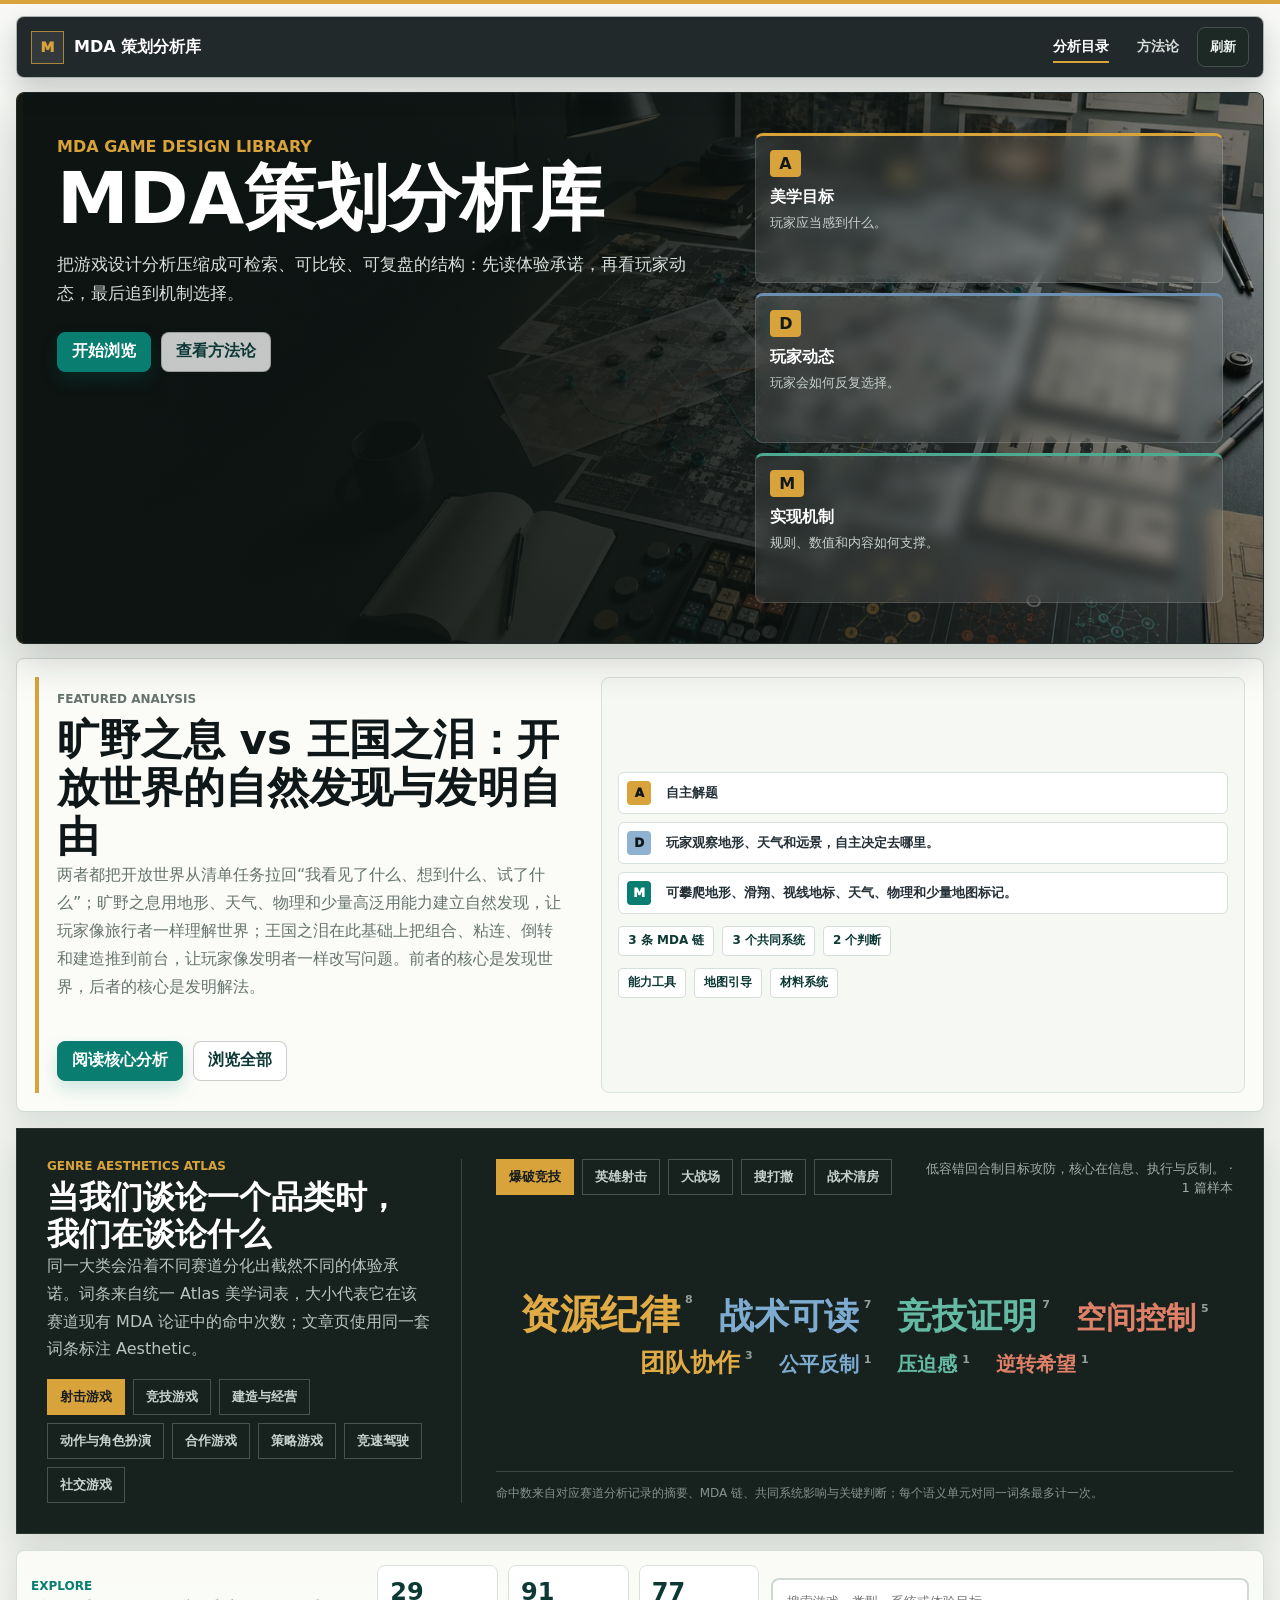
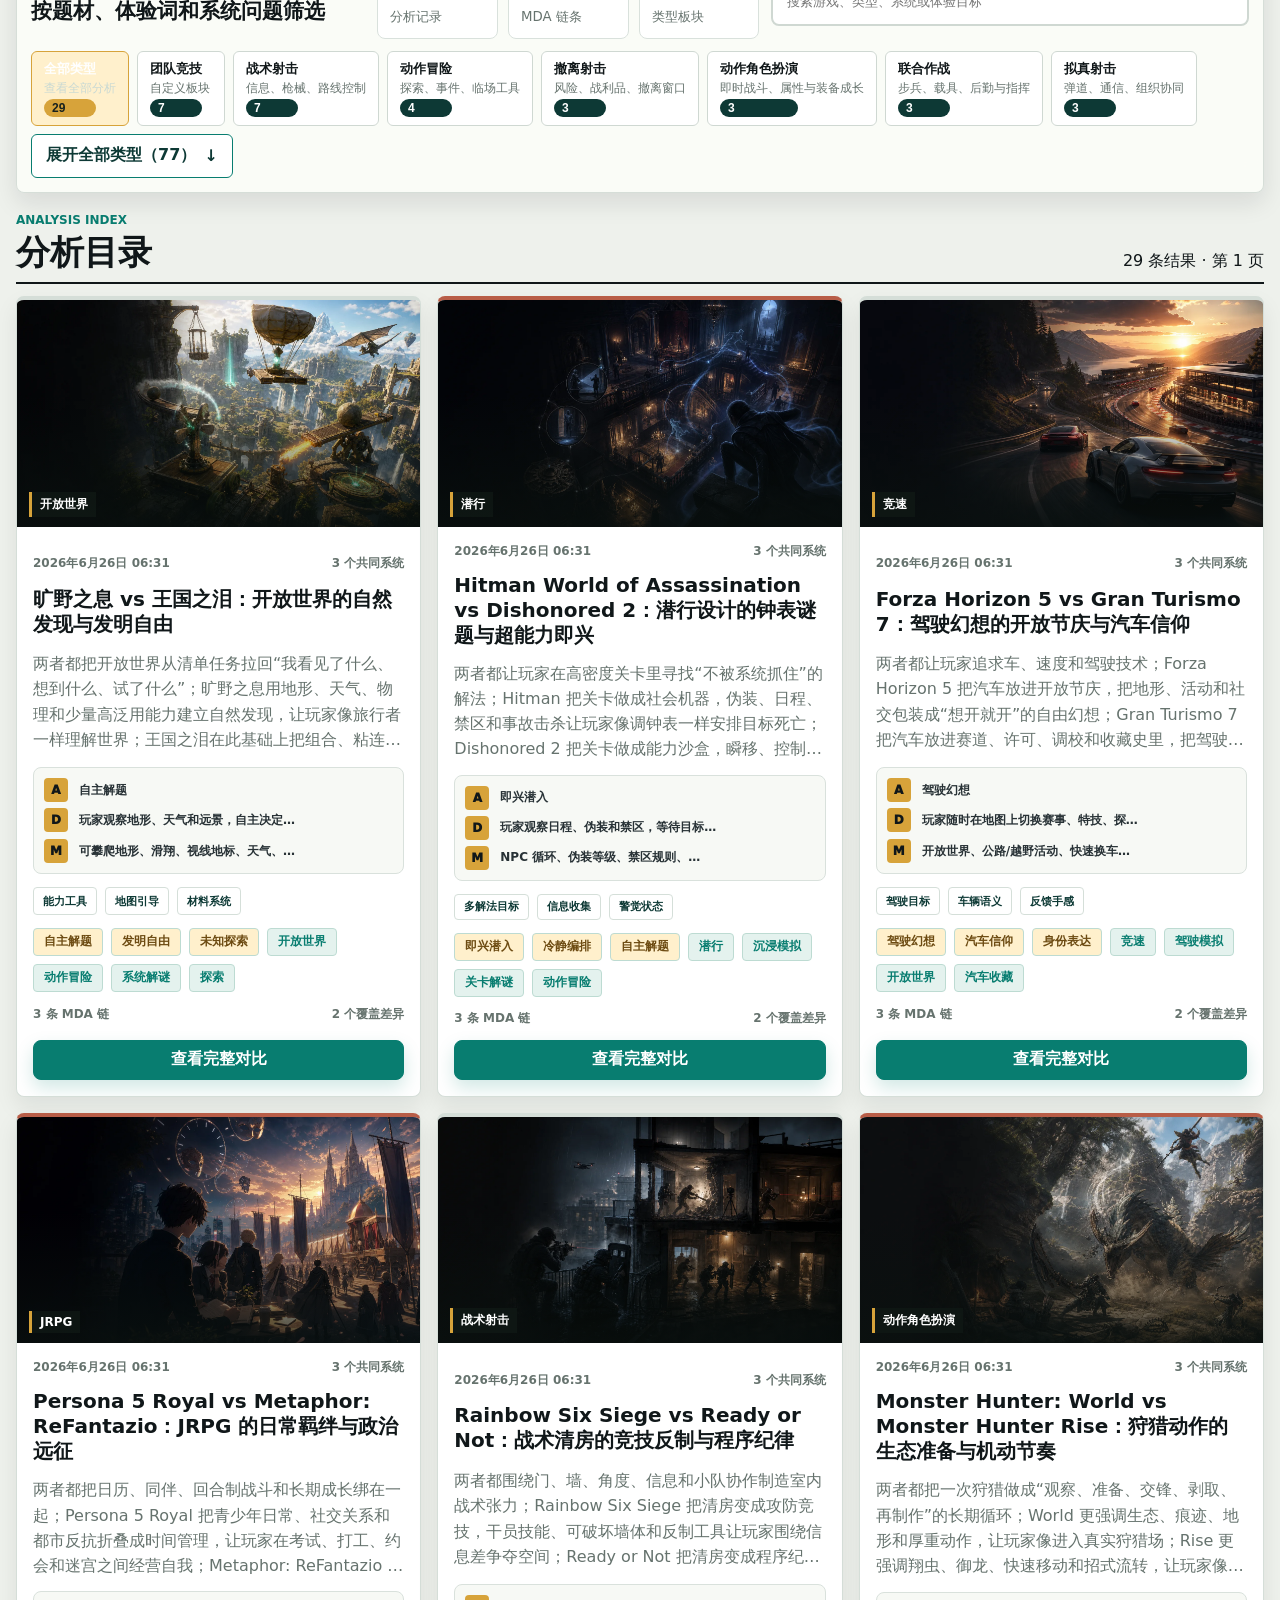
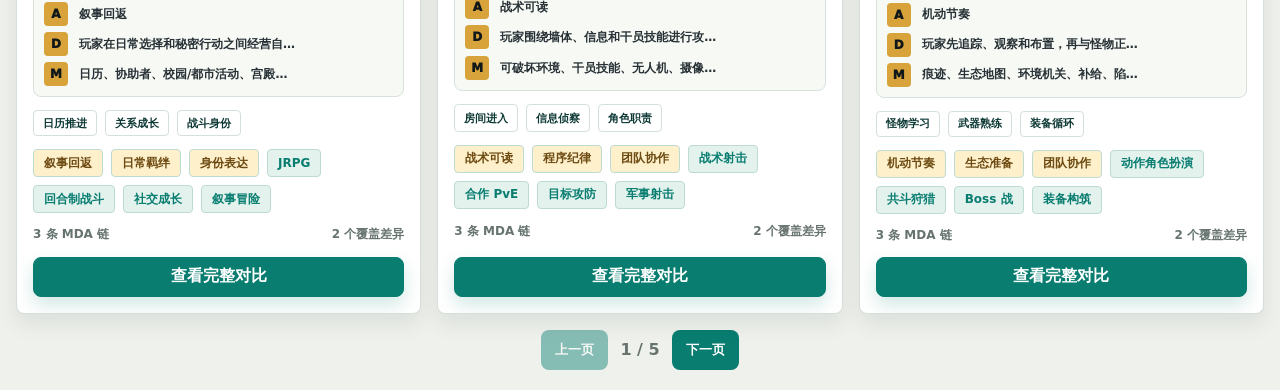
<file: index.html>
<!doctype html>
<html lang="zh-CN">
  <head>
    <meta charset="utf-8" />
    <meta name="viewport" content="width=device-width, initial-scale=1" />
    <title>游戏 MDA 策划分析库</title>
    <link rel="stylesheet" href="./styles.css?v=20260626-redesign-1" />
  </head>
  <body data-page="index">
    <main class="page-shell">
      <header class="topbar">
        <a class="brand" href="./index.html">MDA 策划分析库</a>
        <div class="topbar-actions">
          <nav class="primary-nav" aria-label="主导航">
            <a class="nav-link active" href="./index.html" aria-current="page">分析目录</a>
            <a class="nav-link" href="./methodology.html">方法论</a>
          </nav>
          <button id="refreshButton" type="button">刷新</button>
        </div>
      </header>

      <section class="home-hero">
        <div>
          <p class="eyebrow">MDA Game Design Library</p>
          <h1>MDA策划分析库</h1>
          <p>
            把游戏设计分析压缩成可检索、可比较、可复盘的结构：先读体验承诺，再看玩家动态，最后追到机制选择。
          </p>
          <div class="hero-actions">
            <a class="primary-link" href="#analysisIndex">开始浏览</a>
            <a class="secondary-link" href="./methodology.html">查看方法论</a>
          </div>
        </div>
        <div class="method-strip" aria-label="MDA 方法论">
          <article>
            <span>A</span>
            <strong>美学目标</strong>
            <p>玩家应当感到什么。</p>
          </article>
          <article>
            <span>D</span>
            <strong>玩家动态</strong>
            <p>玩家会如何反复选择。</p>
          </article>
          <article>
            <span>M</span>
            <strong>实现机制</strong>
            <p>规则、数值和内容如何支撑。</p>
          </article>
        </div>
      </section>

      <section class="featured-analysis" id="featuredAnalysis" aria-label="精选分析"></section>

      <section class="genre-cloud-section" aria-labelledby="genreCloudTitle">
        <div class="genre-cloud-intro">
          <p class="eyebrow">Genre Aesthetics Atlas</p>
          <h2 id="genreCloudTitle">当我们谈论一个品类时，我们在谈论什么</h2>
          <p>同一大类会沿着不同赛道分化出截然不同的体验承诺。词条来自统一 Atlas 美学词表，大小代表它在该赛道现有 MDA 论证中的命中次数；文章页使用同一套词条标注 Aesthetic。</p>
          <div class="cloud-category-tabs" id="cloudCategoryTabs" aria-label="游戏大类"></div>
        </div>
        <div class="genre-cloud-view">
          <div class="cloud-view-head">
            <div class="cloud-track-tabs" id="cloudTrackTabs" aria-label="细分赛道"></div>
            <p id="cloudSampleHint"></p>
          </div>
          <div class="aesthetic-cloud" id="aestheticCloud" aria-live="polite"></div>
          <p class="cloud-method" id="cloudMethod"></p>
        </div>
      </section>

      <section class="library-toolbar" aria-label="分析库工具">
        <div class="toolbar-copy">
          <p class="eyebrow">Explore</p>
          <h2>按题材、体验词和系统问题筛选</h2>
        </div>
        <div class="stats-strip">
          <div><span id="totalCount">0</span><small>分析记录</small></div>
          <div><span id="chainCount">0</span><small>MDA 链条</small></div>
          <div><span id="genreCount">0</span><small>类型板块</small></div>
        </div>
        <div class="search-row">
          <input id="searchInput" type="search" placeholder="搜索游戏、类型、系统或体验目标" autocomplete="off" />
        </div>
        <div class="genre-chips" id="genreList" aria-label="类型筛选"></div>
      </section>

      <section class="section-heading" id="analysisIndex">
        <div>
          <p class="eyebrow">Analysis Index</p>
          <h2>分析目录</h2>
        </div>
        <div class="result-meta">
          <p id="resultHint">按类型筛选或直接进入详情页。</p>
          <button id="clearCloudFilter" type="button" hidden>清除词条筛选</button>
        </div>
      </section>

      <section class="record-cards" id="recordCards" aria-label="分析记录"></section>
      <nav class="pagination" id="pagination" aria-label="分页"></nav>
    </main>

    <template id="emptyTemplate">
      <article class="empty-state">
        <h2>暂无匹配记录</h2>
        <p>换一个类型或搜索词；新分析同步后会自动进入这里。</p>
      </article>
    </template>

    <script src="./app.js?v=20260626-redesign-1"></script>
  </body>
</html>
</file>
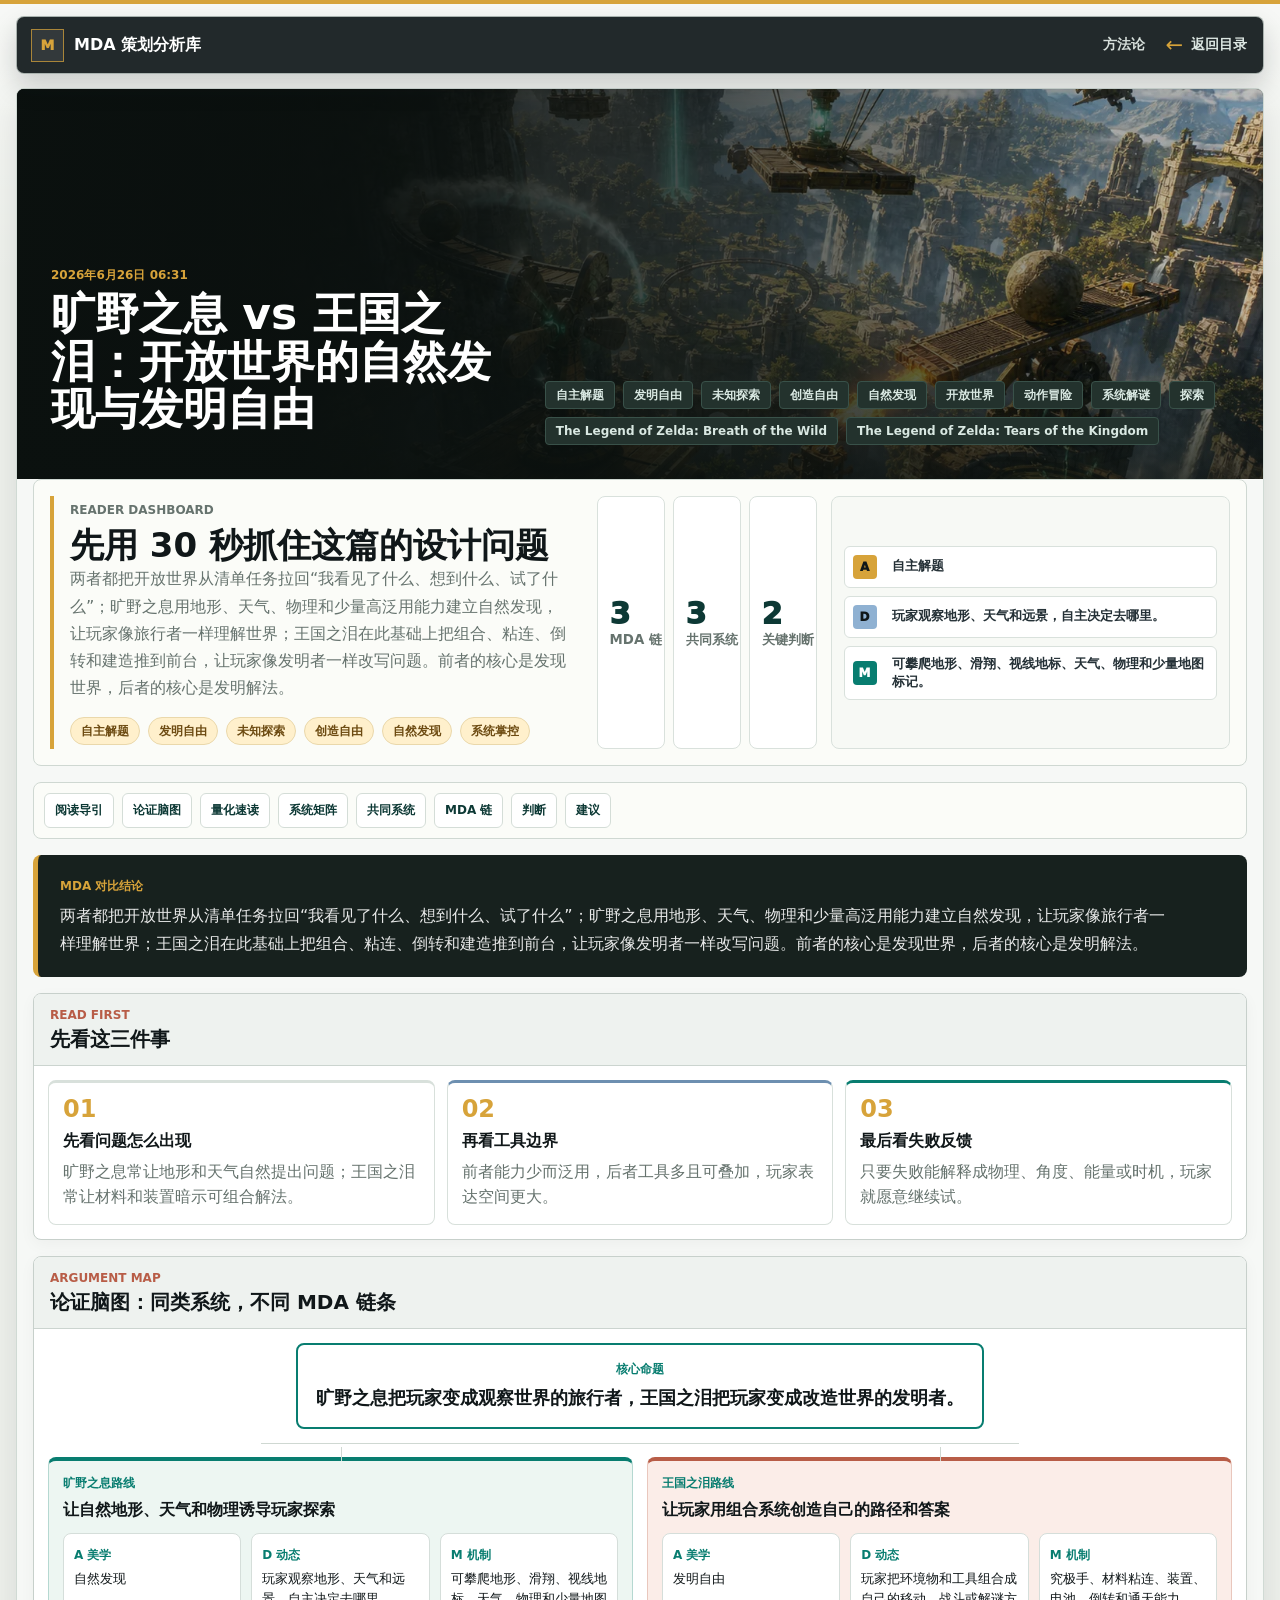
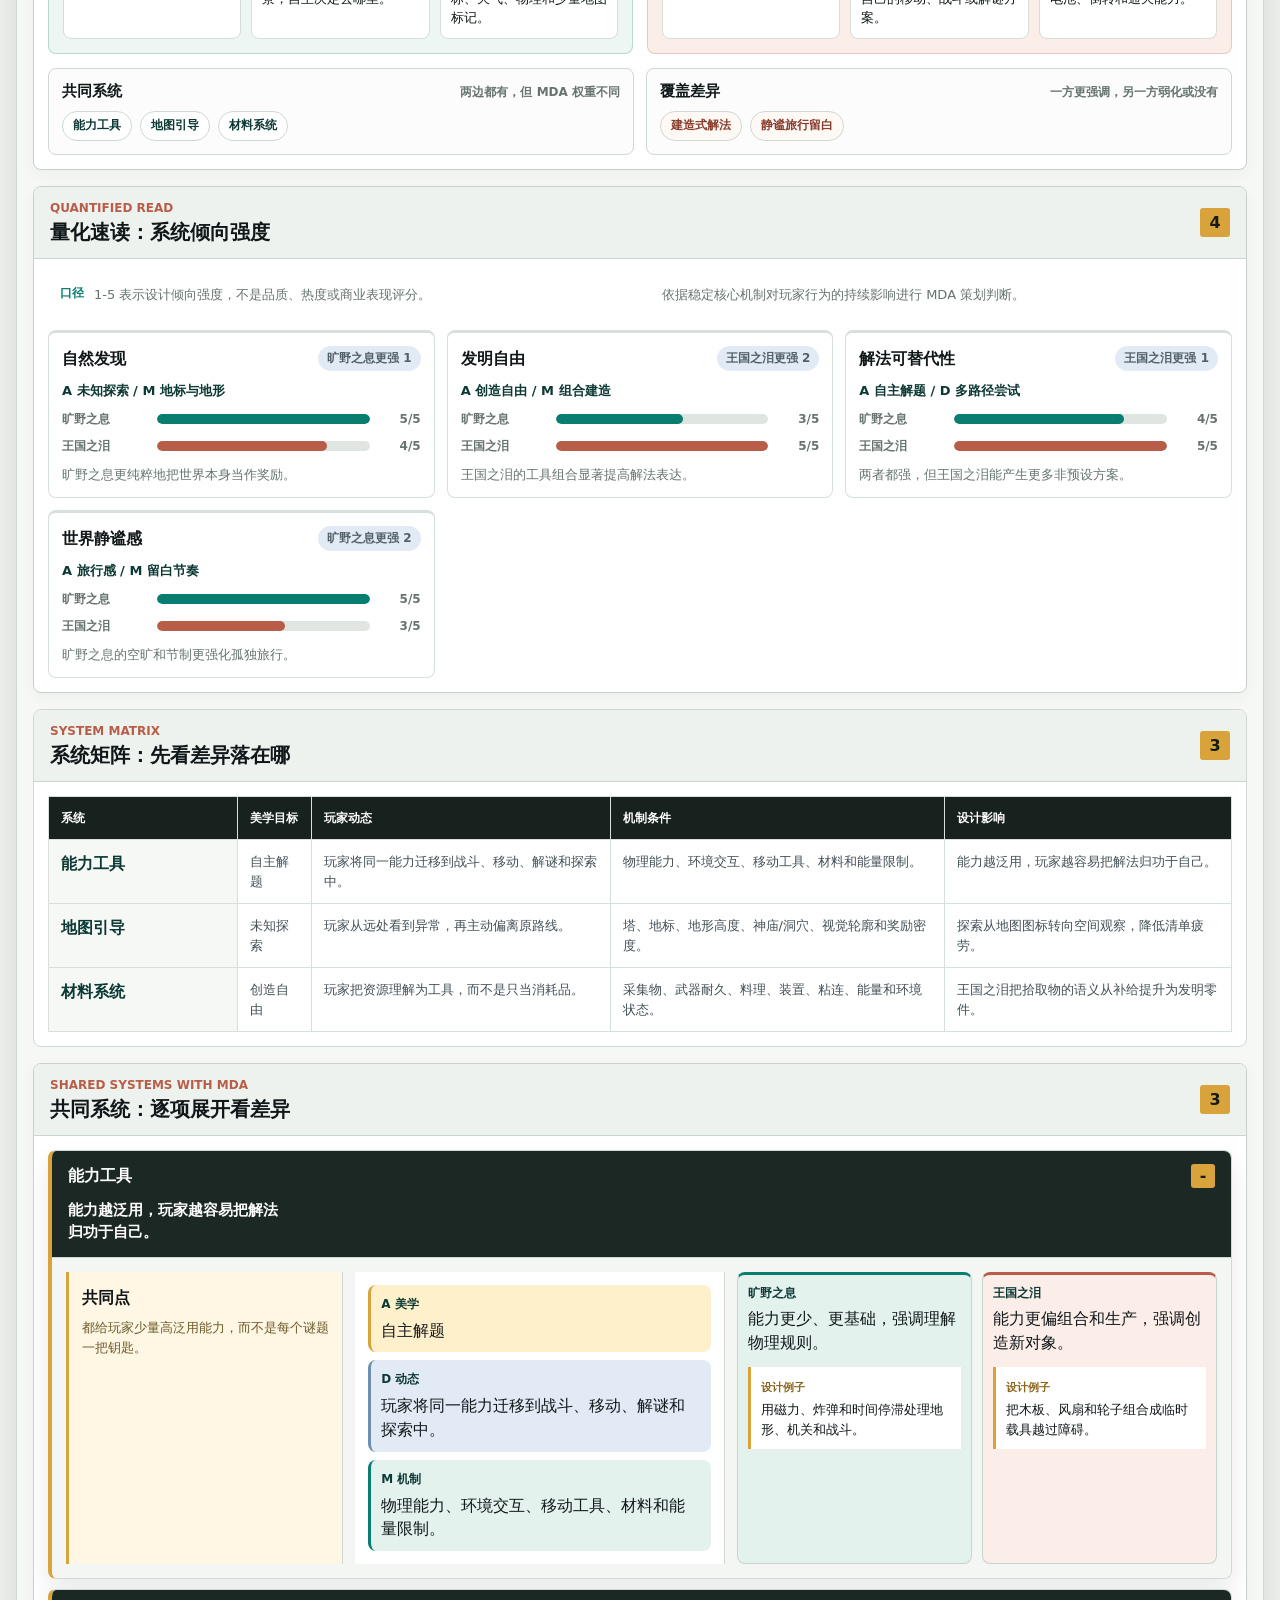
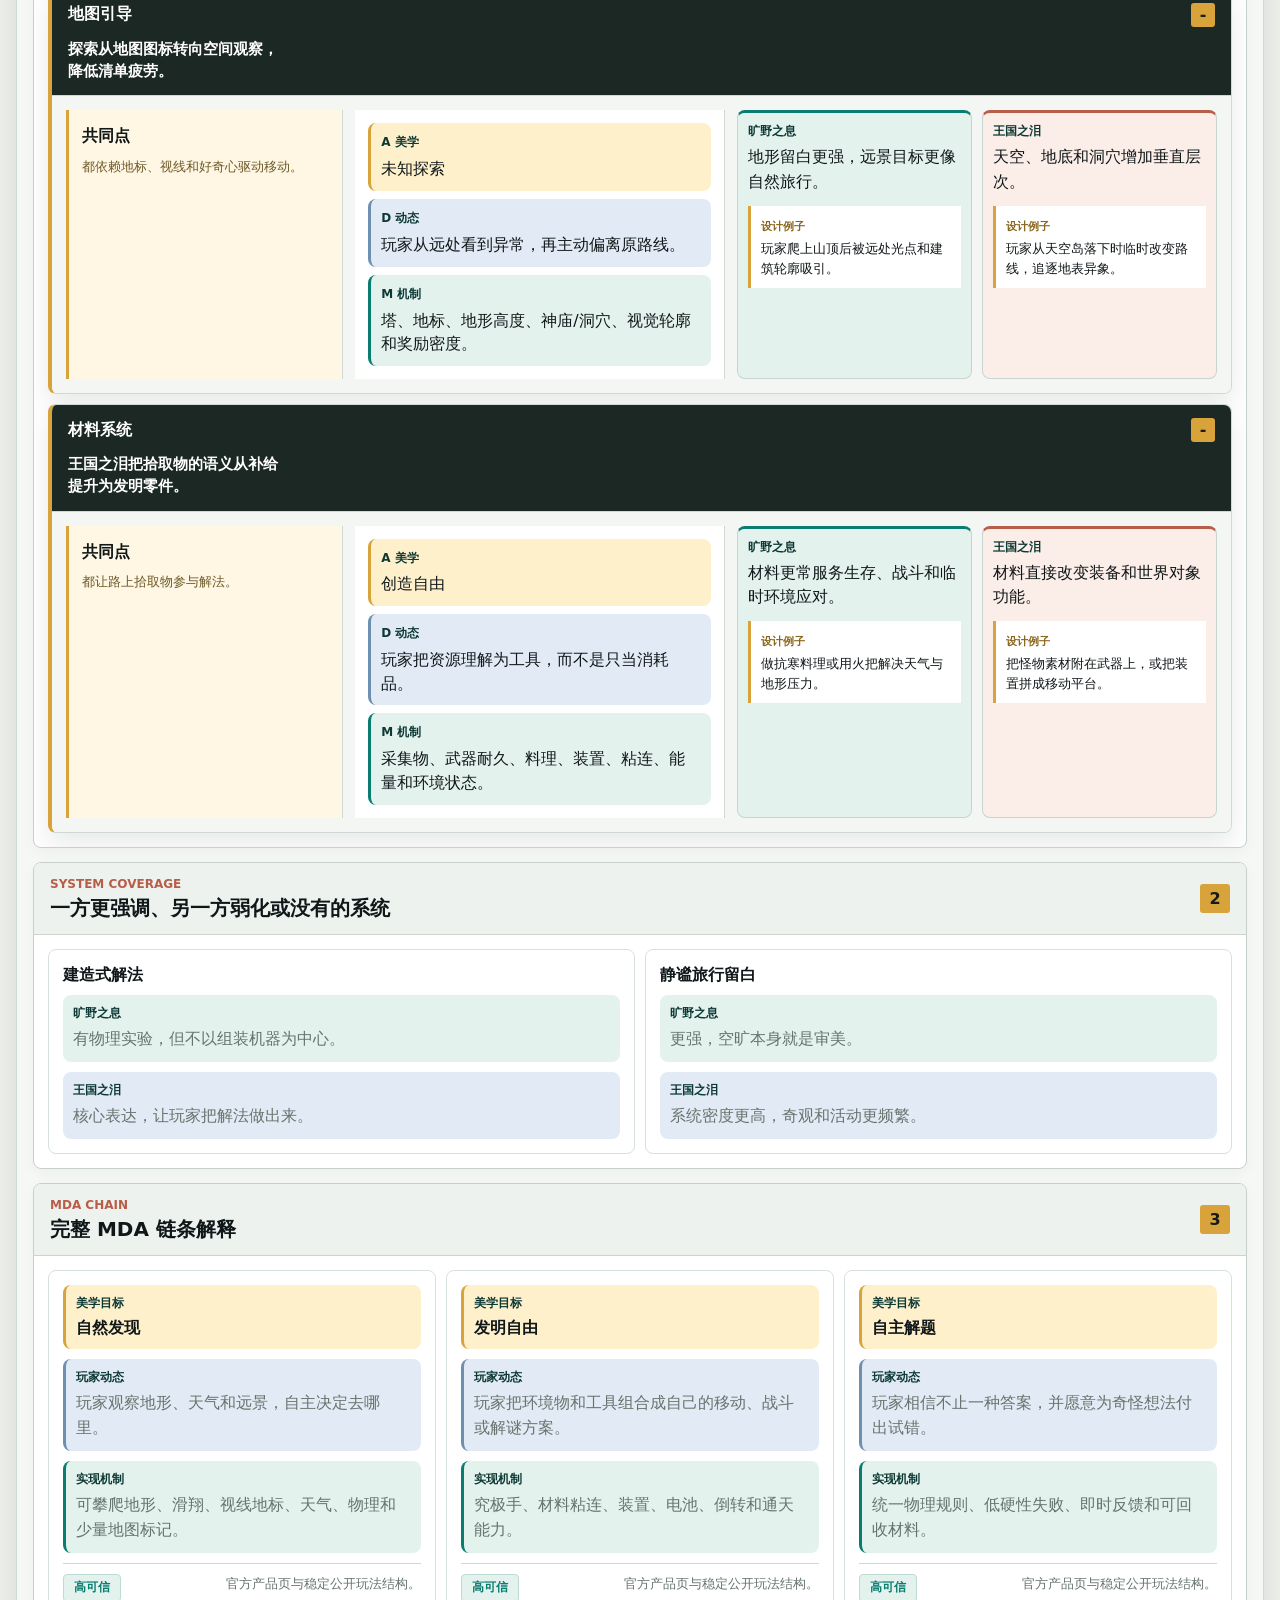
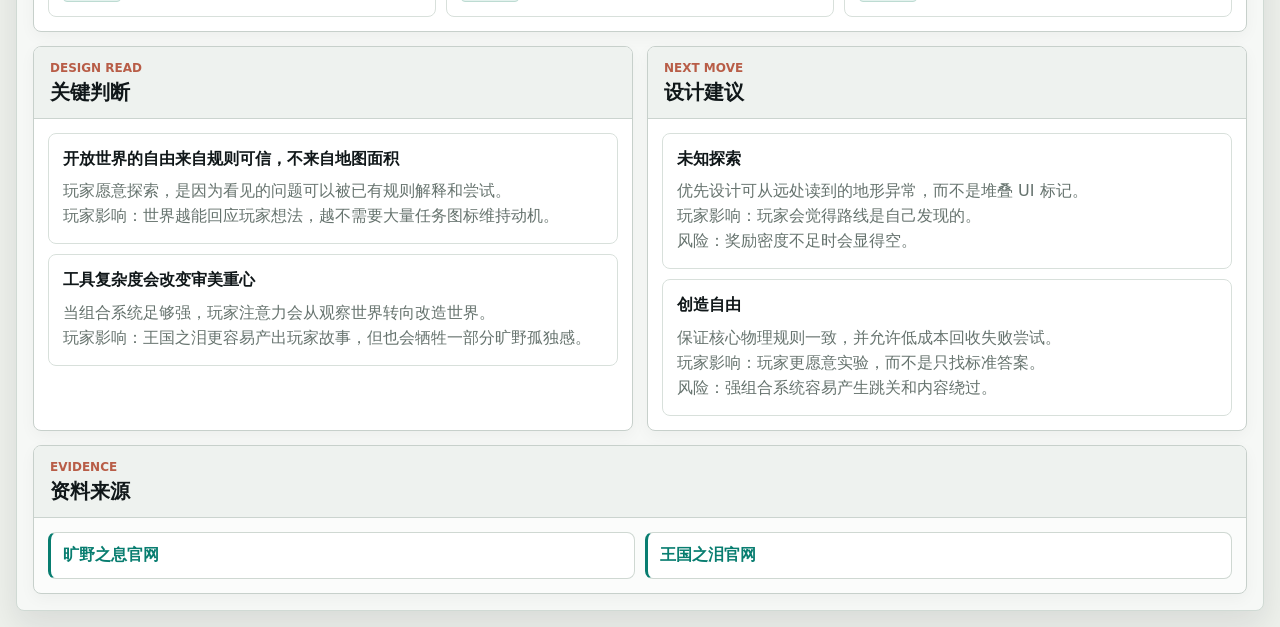
<file: detail.html>
<!doctype html>
<html lang="zh-CN">
  <head>
    <meta charset="utf-8" />
    <meta name="viewport" content="width=device-width, initial-scale=1" />
    <title>分析详情 - 游戏 MDA 策划分析库</title>
    <link rel="stylesheet" href="./styles.css?v=20260626-redesign-1" />
  </head>
  <body data-page="detail">
    <main class="page-shell detail-shell">
      <header class="topbar">
        <a class="brand" href="./index.html">MDA 策划分析库</a>
        <div class="topbar-actions">
          <a class="nav-link" href="./methodology.html">方法论</a>
          <a class="back-link" href="./index.html">返回目录</a>
        </div>
      </header>

      <section id="detailRoot" class="detail-root"></section>
    </main>

    <template id="emptyTemplate">
      <article class="empty-state">
        <h2>没有找到这条分析</h2>
        <p>返回目录选择一条已有记录。</p>
        <a class="primary-link" href="./index.html">返回目录</a>
      </article>
    </template>

    <script src="./app.js?v=20260626-redesign-1"></script>
  </body>
</html>
</file>
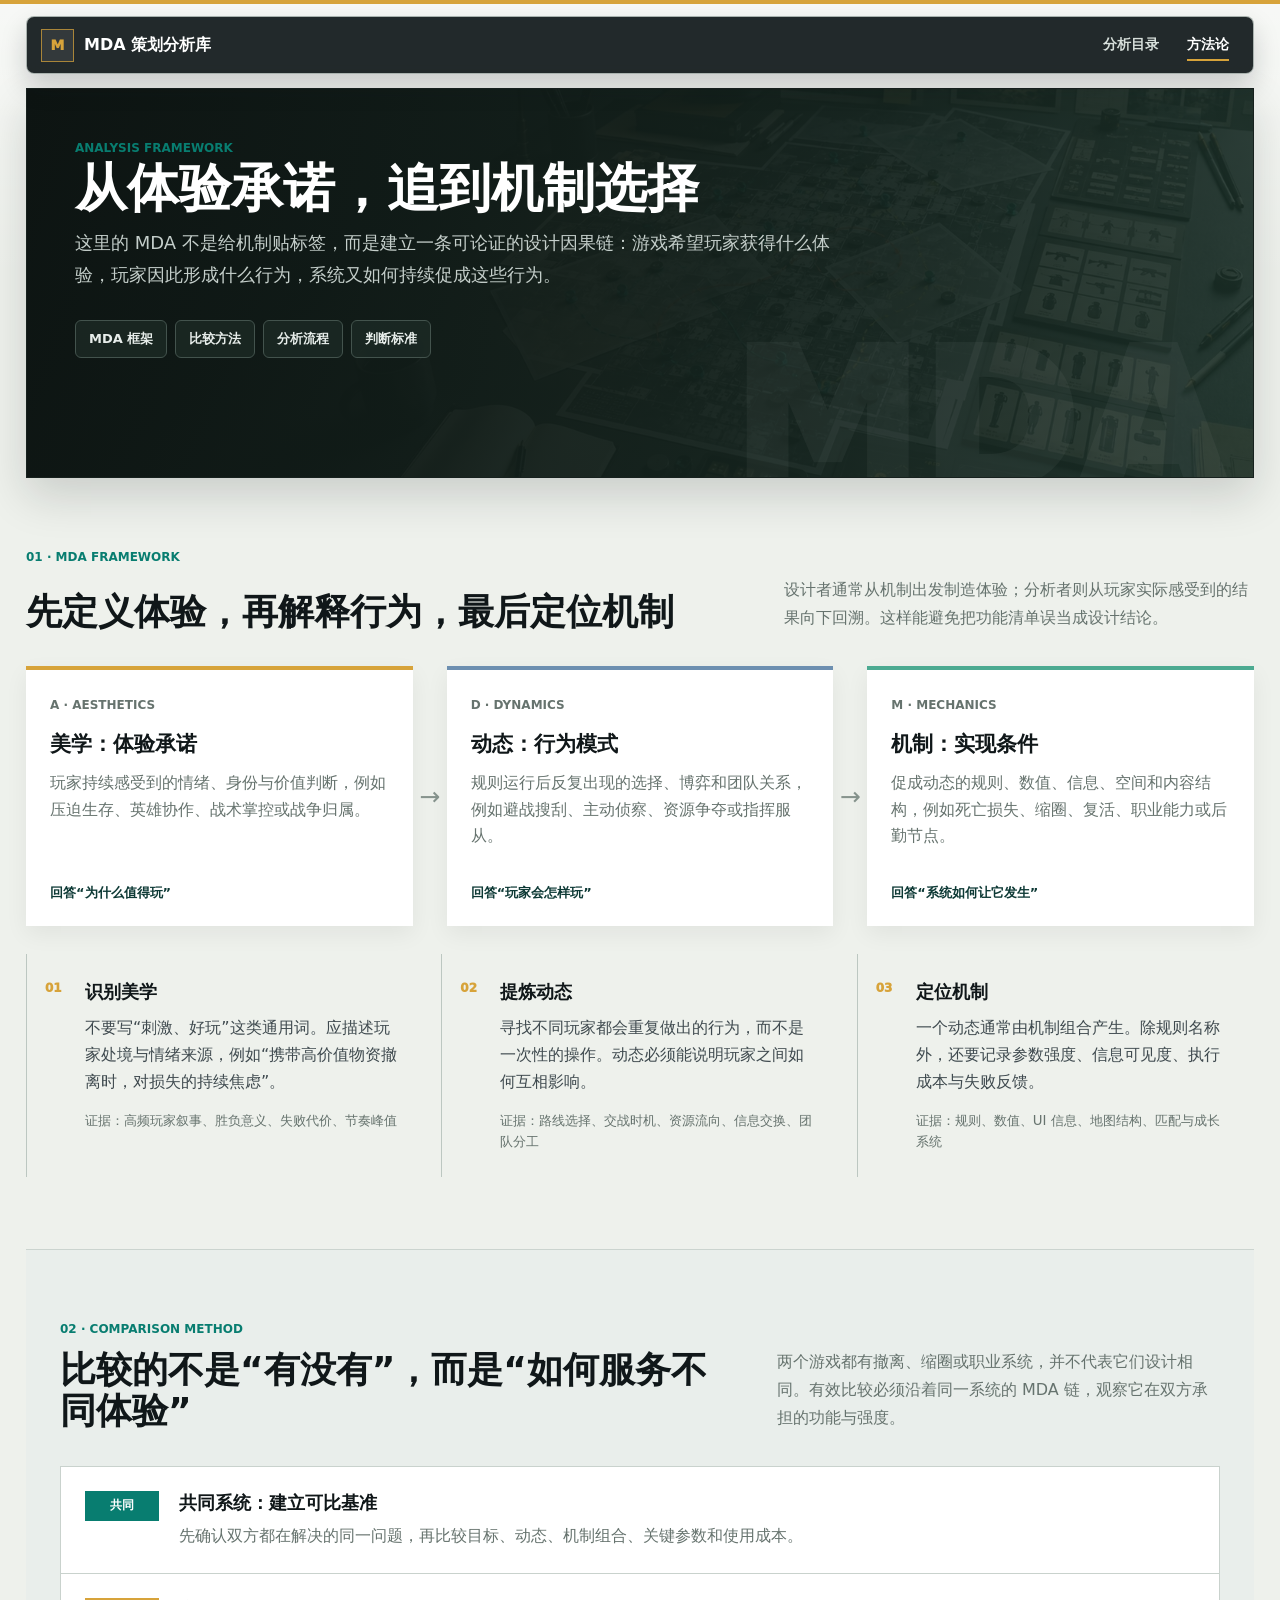
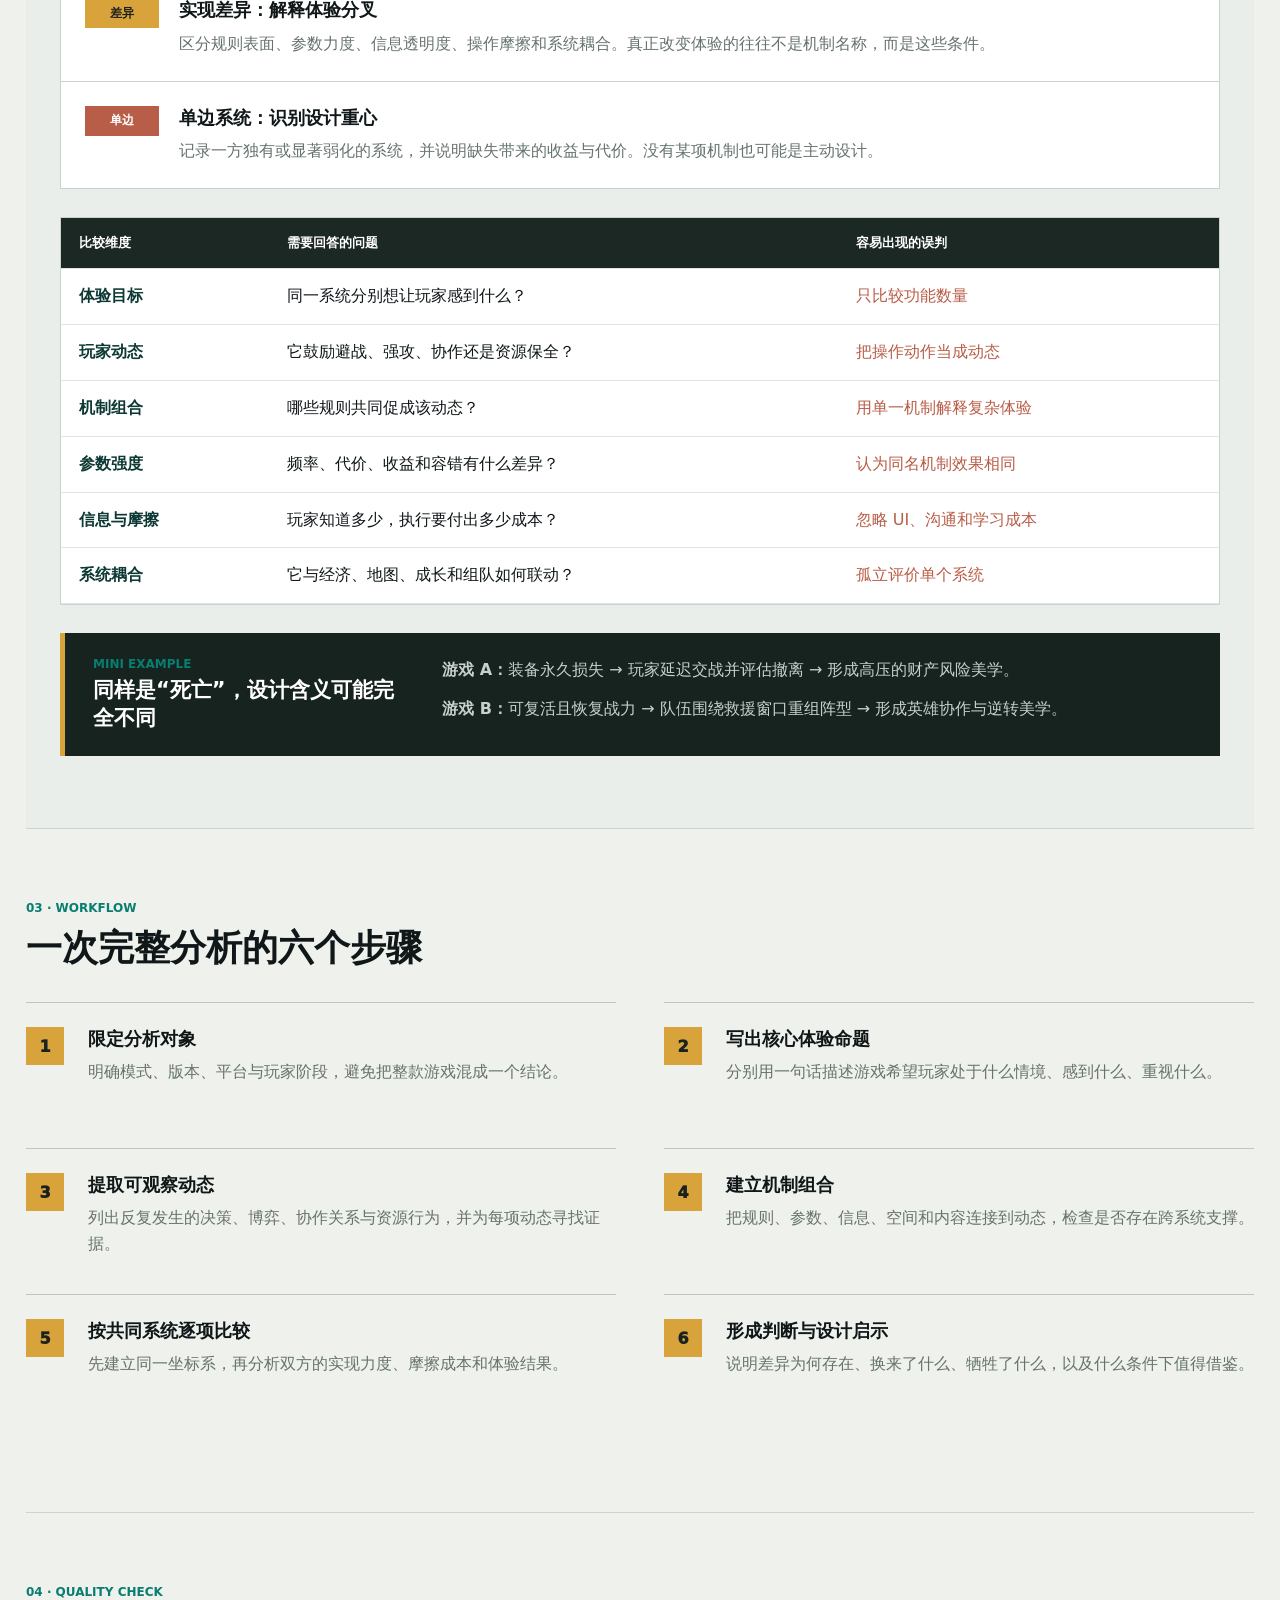
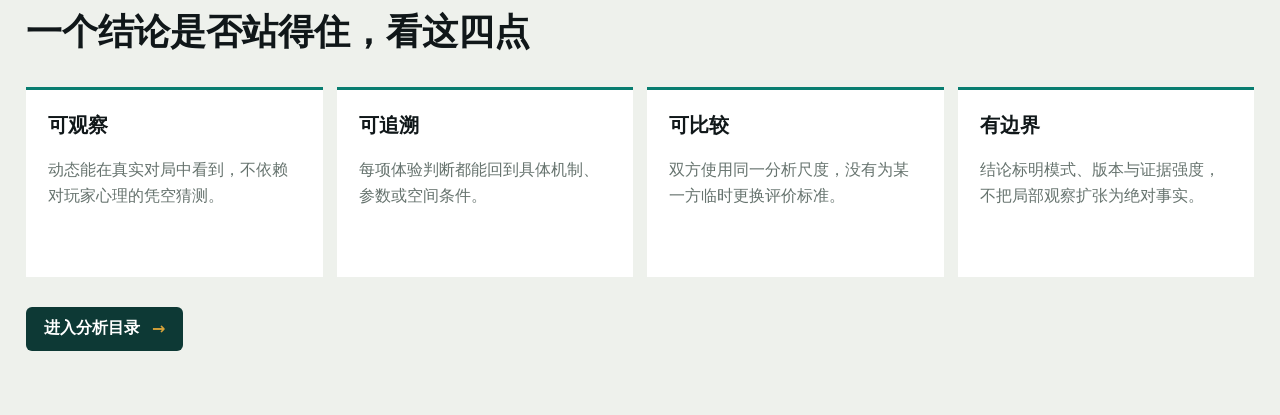
<file: methodology.html>
<!doctype html>
<html lang="zh-CN">
  <head>
    <meta charset="utf-8" />
    <meta name="viewport" content="width=device-width, initial-scale=1" />
    <title>方法论 - MDA策划分析库</title>
    <link rel="stylesheet" href="./styles.css?v=20260626-redesign-1" />
  </head>
  <body data-page="methodology">
    <main class="page-shell methodology-shell">
      <header class="topbar">
        <a class="brand" href="./index.html">MDA 策划分析库</a>
        <nav class="primary-nav" aria-label="主导航">
          <a class="nav-link" href="./index.html">分析目录</a>
          <a class="nav-link active" href="./methodology.html" aria-current="page">方法论</a>
        </nav>
      </header>

      <header class="methodology-hero">
        <p class="eyebrow">Analysis Framework</p>
        <h1>从体验承诺，追到机制选择</h1>
        <p>这里的 MDA 不是给机制贴标签，而是建立一条可论证的设计因果链：游戏希望玩家获得什么体验，玩家因此形成什么行为，系统又如何持续促成这些行为。</p>
        <nav class="methodology-jump" aria-label="本页目录">
          <a href="#mda-framework">MDA 框架</a>
          <a href="#comparison-method">比较方法</a>
          <a href="#analysis-workflow">分析流程</a>
          <a href="#quality-check">判断标准</a>
        </nav>
      </header>

      <section id="mda-framework" class="methodology-section">
        <div class="methodology-heading">
          <p class="eyebrow">01 · MDA Framework</p>
          <h2>先定义体验，再解释行为，最后定位机制</h2>
          <p>设计者通常从机制出发制造体验；分析者则从玩家实际感受到的结果向下回溯。这样能避免把功能清单误当成设计结论。</p>
        </div>

        <div class="causal-route" aria-label="MDA 分析因果链">
          <article class="stage-a">
            <span>A · Aesthetics</span>
            <h3>美学：体验承诺</h3>
            <p>玩家持续感受到的情绪、身份与价值判断，例如压迫生存、英雄协作、战术掌控或战争归属。</p>
            <strong>回答“为什么值得玩”</strong>
          </article>
          <div class="route-arrow" aria-hidden="true">→</div>
          <article class="stage-d">
            <span>D · Dynamics</span>
            <h3>动态：行为模式</h3>
            <p>规则运行后反复出现的选择、博弈和团队关系，例如避战搜刮、主动侦察、资源争夺或指挥服从。</p>
            <strong>回答“玩家会怎样玩”</strong>
          </article>
          <div class="route-arrow" aria-hidden="true">→</div>
          <article class="stage-m">
            <span>M · Mechanics</span>
            <h3>机制：实现条件</h3>
            <p>促成动态的规则、数值、信息、空间和内容结构，例如死亡损失、缩圈、复活、职业能力或后勤节点。</p>
            <strong>回答“系统如何让它发生”</strong>
          </article>
        </div>

        <div class="evidence-grid">
          <article>
            <span>01</span>
            <h3>识别美学</h3>
            <p>不要写“刺激、好玩”这类通用词。应描述玩家处境与情绪来源，例如“携带高价值物资撤离时，对损失的持续焦虑”。</p>
            <small>证据：高频玩家叙事、胜负意义、失败代价、节奏峰值</small>
          </article>
          <article>
            <span>02</span>
            <h3>提炼动态</h3>
            <p>寻找不同玩家都会重复做出的行为，而不是一次性的操作。动态必须能说明玩家之间如何互相影响。</p>
            <small>证据：路线选择、交战时机、资源流向、信息交换、团队分工</small>
          </article>
          <article>
            <span>03</span>
            <h3>定位机制</h3>
            <p>一个动态通常由机制组合产生。除规则名称外，还要记录参数强度、信息可见度、执行成本与失败反馈。</p>
            <small>证据：规则、数值、UI 信息、地图结构、匹配与成长系统</small>
          </article>
        </div>
      </section>

      <section id="comparison-method" class="methodology-section comparison-method">
        <div class="methodology-heading">
          <p class="eyebrow">02 · Comparison Method</p>
          <h2>比较的不是“有没有”，而是“如何服务不同体验”</h2>
          <p>两个游戏都有撤离、缩圈或职业系统，并不代表它们设计相同。有效比较必须沿着同一系统的 MDA 链，观察它在双方承担的功能与强度。</p>
        </div>

        <div class="comparison-lens">
          <article>
            <span class="lens-mark shared">共同</span>
            <div>
              <h3>共同系统：建立可比基准</h3>
              <p>先确认双方都在解决的同一问题，再比较目标、动态、机制组合、关键参数和使用成本。</p>
            </div>
          </article>
          <article>
            <span class="lens-mark different">差异</span>
            <div>
              <h3>实现差异：解释体验分叉</h3>
              <p>区分规则表面、参数力度、信息透明度、操作摩擦和系统耦合。真正改变体验的往往不是机制名称，而是这些条件。</p>
            </div>
          </article>
          <article>
            <span class="lens-mark unique">单边</span>
            <div>
              <h3>单边系统：识别设计重心</h3>
              <p>记录一方独有或显著弱化的系统，并说明缺失带来的收益与代价。没有某项机制也可能是主动设计。</p>
            </div>
          </article>
        </div>

        <div class="comparison-table-wrap" role="region" aria-label="系统差异分析维度" tabindex="0">
          <table class="method-table">
            <thead>
              <tr><th>比较维度</th><th>需要回答的问题</th><th>容易出现的误判</th></tr>
            </thead>
            <tbody>
              <tr><td>体验目标</td><td>同一系统分别想让玩家感到什么？</td><td>只比较功能数量</td></tr>
              <tr><td>玩家动态</td><td>它鼓励避战、强攻、协作还是资源保全？</td><td>把操作动作当成动态</td></tr>
              <tr><td>机制组合</td><td>哪些规则共同促成该动态？</td><td>用单一机制解释复杂体验</td></tr>
              <tr><td>参数强度</td><td>频率、代价、收益和容错有什么差异？</td><td>认为同名机制效果相同</td></tr>
              <tr><td>信息与摩擦</td><td>玩家知道多少，执行要付出多少成本？</td><td>忽略 UI、沟通和学习成本</td></tr>
              <tr><td>系统耦合</td><td>它与经济、地图、成长和组队如何联动？</td><td>孤立评价单个系统</td></tr>
            </tbody>
          </table>
        </div>

        <aside class="worked-example">
          <div>
            <p class="eyebrow">Mini Example</p>
            <h3>同样是“死亡”，设计含义可能完全不同</h3>
          </div>
          <div class="example-route">
            <p><strong>游戏 A：</strong>装备永久损失 → 玩家延迟交战并评估撤离 → 形成高压的财产风险美学。</p>
            <p><strong>游戏 B：</strong>可复活且恢复战力 → 队伍围绕救援窗口重组阵型 → 形成英雄协作与逆转美学。</p>
          </div>
        </aside>
      </section>

      <section id="analysis-workflow" class="methodology-section">
        <div class="methodology-heading">
          <p class="eyebrow">03 · Workflow</p>
          <h2>一次完整分析的六个步骤</h2>
        </div>
        <ol class="workflow-list">
          <li><span>1</span><div><h3>限定分析对象</h3><p>明确模式、版本、平台与玩家阶段，避免把整款游戏混成一个结论。</p></div></li>
          <li><span>2</span><div><h3>写出核心体验命题</h3><p>分别用一句话描述游戏希望玩家处于什么情境、感到什么、重视什么。</p></div></li>
          <li><span>3</span><div><h3>提取可观察动态</h3><p>列出反复发生的决策、博弈、协作关系与资源行为，并为每项动态寻找证据。</p></div></li>
          <li><span>4</span><div><h3>建立机制组合</h3><p>把规则、参数、信息、空间和内容连接到动态，检查是否存在跨系统支撑。</p></div></li>
          <li><span>5</span><div><h3>按共同系统逐项比较</h3><p>先建立同一坐标系，再分析双方的实现力度、摩擦成本和体验结果。</p></div></li>
          <li><span>6</span><div><h3>形成判断与设计启示</h3><p>说明差异为何存在、换来了什么、牺牲了什么，以及什么条件下值得借鉴。</p></div></li>
        </ol>
      </section>

      <section id="quality-check" class="methodology-section quality-section">
        <div class="methodology-heading">
          <p class="eyebrow">04 · Quality Check</p>
          <h2>一个结论是否站得住，看这四点</h2>
        </div>
        <div class="quality-grid">
          <article><strong>可观察</strong><p>动态能在真实对局中看到，不依赖对玩家心理的凭空猜测。</p></article>
          <article><strong>可追溯</strong><p>每项体验判断都能回到具体机制、参数或空间条件。</p></article>
          <article><strong>可比较</strong><p>双方使用同一分析尺度，没有为某一方临时更换评价标准。</p></article>
          <article><strong>有边界</strong><p>结论标明模式、版本与证据强度，不把局部观察扩张为绝对事实。</p></article>
        </div>
        <a class="methodology-cta" href="./index.html">进入分析目录</a>
      </section>
    </main>
  </body>
</html>
</file>
<file: styles.css>
:root {
  --bg: #f3f5f2;
  --panel: #ffffff;
  --ink: #151b1f;
  --muted: #667178;
  --line: #dbe2df;
  --teal: #117f72;
  --teal-dark: #123d3a;
  --amber: #d59b2d;
  --rust: #b6573d;
  --green-soft: #e7f3ef;
  --amber-soft: #fff3d8;
  --rust-soft: #fde7df;
  --blue-soft: #e7eef7;
  --shadow: 0 14px 38px rgba(21, 27, 31, 0.08);
  --radius: 8px;
  font-family: Inter, ui-sans-serif, system-ui, -apple-system, BlinkMacSystemFont, "Segoe UI", sans-serif;
}

* {
  box-sizing: border-box;
}

body {
  margin: 0;
  min-height: 100vh;
  color: var(--ink);
  background: var(--bg);
}

.page-shell {
  width: min(1280px, 100%);
  margin: 0 auto;
  padding: 20px;
}

.detail-shell {
  width: min(1440px, 100%);
}

.topbar {
  display: flex;
  align-items: center;
  justify-content: space-between;
  gap: 16px;
  min-height: 58px;
  margin-bottom: 14px;
  border: 1px solid var(--line);
  border-radius: var(--radius);
  padding: 0 14px;
  background: var(--panel);
}

.brand,
.back-link,
.primary-link {
  color: var(--teal);
  font-weight: 900;
  text-decoration: none;
}

.topbar button,
.pagination button {
  min-height: 38px;
  border: 0;
  border-radius: var(--radius);
  padding: 0 14px;
  color: #ffffff;
  font-weight: 900;
  background: var(--teal);
  cursor: pointer;
}

.pagination button:disabled {
  cursor: default;
  opacity: 0.45;
}

.home-hero,
.library-toolbar,
.analysis-record,
.record-card,
.empty-state {
  border: 1px solid var(--line);
  border-radius: var(--radius);
  background: var(--panel);
}

.home-hero {
  display: grid;
  grid-template-columns: minmax(0, 1fr) minmax(420px, 0.8fr);
  gap: 16px;
  margin-bottom: 14px;
  padding: 22px;
}

.eyebrow {
  margin: 0 0 6px;
  color: var(--teal);
  font-size: 12px;
  font-weight: 900;
  letter-spacing: 0;
  text-transform: uppercase;
}

h1,
h2,
h3,
p {
  margin-top: 0;
}

h1 {
  max-width: 760px;
  margin-bottom: 12px;
  font-size: clamp(34px, 5vw, 58px);
  line-height: 1.04;
}

h2 {
  margin-bottom: 0;
  font-size: clamp(22px, 3vw, 34px);
  line-height: 1.15;
}

h3 {
  margin-bottom: 0;
  font-size: 18px;
  line-height: 1.3;
}

.home-hero p {
  max-width: 780px;
  margin-bottom: 0;
  color: var(--muted);
  font-size: 16px;
  line-height: 1.7;
}

.method-strip {
  display: grid;
  grid-template-columns: repeat(3, 1fr);
  gap: 10px;
}

.method-strip article {
  border-radius: var(--radius);
  padding: 14px;
  background: #f8faf8;
}

.method-strip span {
  display: inline-flex;
  margin-bottom: 10px;
  border-radius: 999px;
  padding: 4px 9px;
  color: #ffffff;
  font-weight: 900;
  background: var(--teal);
}

.method-strip strong {
  display: block;
  margin-bottom: 6px;
}

.method-strip p {
  font-size: 13px;
  line-height: 1.45;
}

.library-toolbar {
  display: grid;
  grid-template-columns: minmax(260px, 0.7fr) minmax(320px, 1fr);
  gap: 12px;
  margin-bottom: 16px;
  padding: 14px;
}

.stats-strip {
  display: grid;
  grid-template-columns: repeat(3, 1fr);
  gap: 10px;
}

.stats-strip div {
  border-radius: var(--radius);
  padding: 12px;
  background: #f8faf8;
}

.stats-strip span {
  display: block;
  font-size: 24px;
  font-weight: 900;
}

.stats-strip small {
  color: var(--muted);
}

.search-row input {
  width: 100%;
  min-height: 44px;
  border: 1px solid var(--line);
  border-radius: var(--radius);
  padding: 0 14px;
  color: var(--ink);
  background: #fbfcfb;
  outline: none;
}

.search-row input:focus {
  border-color: var(--teal);
}

.genre-chips {
  grid-column: 1 / -1;
  display: flex;
  flex-wrap: wrap;
  gap: 8px;
}

.genre-chip {
  display: inline-grid;
  grid-template-columns: auto auto;
  align-items: center;
  gap: 2px 10px;
  min-height: 42px;
  border: 1px solid var(--line);
  border-radius: var(--radius);
  padding: 8px 12px;
  color: var(--ink);
  text-align: left;
  background: #fbfcfb;
  cursor: pointer;
}

.genre-chip:hover,
.genre-chip.active {
  border-color: var(--teal);
  background: var(--green-soft);
}

.genre-chip span {
  grid-column: 1 / -1;
  color: var(--muted);
  font-size: 12px;
}

.genre-chip em {
  border-radius: 999px;
  padding: 2px 8px;
  color: #ffffff;
  font-style: normal;
  font-size: 12px;
  font-weight: 900;
  background: var(--teal-dark);
}

.section-heading {
  display: flex;
  align-items: flex-end;
  justify-content: space-between;
  gap: 16px;
  margin: 10px 0 12px;
}

.section-heading > p {
  margin-bottom: 0;
  color: var(--muted);
}

.record-cards {
  display: grid;
  grid-template-columns: repeat(auto-fit, minmax(300px, 1fr));
  gap: 12px;
}

.record-card {
  display: grid;
  gap: 12px;
  min-height: 300px;
  padding: 16px;
  box-shadow: var(--shadow);
}

.record-card p {
  margin-bottom: 0;
  color: var(--muted);
  line-height: 1.58;
}

.card-topline,
.card-metrics {
  display: flex;
  flex-wrap: wrap;
  justify-content: space-between;
  gap: 8px;
  color: var(--muted);
  font-size: 12px;
  font-weight: 800;
}

.tag-row {
  display: flex;
  flex-wrap: wrap;
  gap: 8px;
}

.tag-row.small {
  align-content: start;
}

.tag,
.confidence {
  display: inline-flex;
  align-items: center;
  min-height: 28px;
  border-radius: 999px;
  padding: 0 10px;
  color: var(--teal);
  font-size: 12px;
  font-weight: 900;
  background: var(--green-soft);
}

.tag.aesthetic-tag {
  color: #6d4b12;
  background: var(--amber-soft);
}

.primary-link {
  align-self: end;
  display: inline-flex;
  align-items: center;
  justify-content: center;
  min-height: 40px;
  border-radius: var(--radius);
  padding: 0 14px;
  color: #ffffff;
  background: var(--teal);
}

.pagination {
  display: flex;
  align-items: center;
  justify-content: center;
  gap: 12px;
  margin: 16px 0 4px;
}

.pagination span {
  color: var(--muted);
  font-weight: 900;
}

.detail-root {
  display: grid;
  gap: 16px;
}

.analysis-record {
  overflow: hidden;
}

.record-header {
  display: flex;
  align-items: flex-start;
  justify-content: space-between;
  gap: 18px;
  padding: 22px;
  border-bottom: 1px solid var(--line);
  background: linear-gradient(135deg, #ffffff 0%, #f8fbfa 70%, #edf7f3 100%);
}

.record-header h1 {
  font-size: clamp(30px, 4vw, 52px);
}

.summary-band {
  margin: 16px;
  border-radius: var(--radius);
  padding: 17px 18px;
  color: #ffffff;
  background: #223039;
}

.summary-band span {
  display: inline-flex;
  margin-bottom: 7px;
  color: var(--amber);
  font-size: 12px;
  font-weight: 900;
}

.summary-band p {
  margin-bottom: 0;
  max-width: 1120px;
  color: rgba(255, 255, 255, 0.9);
  font-size: 16px;
  line-height: 1.7;
}

.reading-guide,
.visual-section {
  margin: 0 16px 16px;
}

.reading-guide {
  border: 1px solid var(--line);
  border-radius: var(--radius);
  background: #ffffff;
  overflow: hidden;
}

.guide-grid {
  display: grid;
  grid-template-columns: repeat(3, minmax(0, 1fr));
  gap: 12px;
  padding: 14px;
}

.guide-card {
  display: grid;
  gap: 9px;
  border: 1px solid var(--line);
  border-radius: var(--radius);
  padding: 14px;
  background: #fcfdfb;
}

.guide-card span {
  color: var(--amber);
  font-size: 24px;
  font-weight: 900;
  line-height: 1;
}

.guide-card strong {
  font-size: 16px;
  line-height: 1.35;
}

.guide-card p {
  margin: 0;
  color: var(--muted);
  line-height: 1.55;
}

.visual-routes {
  display: grid;
  grid-template-columns: repeat(2, minmax(0, 1fr));
  gap: 14px;
}

.visual-section-title {
  padding: 14px 2px 12px;
}

.visual-section-title > p {
  margin: 0;
  color: var(--muted);
  font-size: 13px;
}

.visual-card {
  position: relative;
  min-height: 300px;
  border: 1px solid var(--line);
  border-radius: var(--radius);
  overflow: hidden;
  background: #10191d;
}

.visual-card img {
  display: block;
  width: 100%;
  height: 100%;
  min-height: 300px;
  aspect-ratio: 5 / 3;
  object-fit: cover;
}

.visual-card::after {
  content: "";
  position: absolute;
  inset: 0;
  background: linear-gradient(180deg, rgba(4, 9, 11, 0.08) 0%, rgba(4, 9, 11, 0.76) 100%);
}

.visual-copy {
  position: absolute;
  left: 18px;
  right: 18px;
  bottom: 16px;
  z-index: 1;
  display: grid;
  gap: 6px;
  color: #ffffff;
}

.visual-copy span {
  color: var(--amber);
  font-size: 12px;
  font-weight: 900;
}

.visual-copy strong {
  font-size: 20px;
  line-height: 1.25;
}

.visual-copy p {
  margin: 0;
  color: rgba(255, 255, 255, 0.82);
  line-height: 1.5;
}

.argument-map {
  margin: 0 16px 16px;
  border: 1px solid var(--line);
  border-radius: var(--radius);
  background: #ffffff;
  overflow: hidden;
}

.map-body {
  display: grid;
  gap: 14px;
  padding: 14px;
}

.map-core {
  position: relative;
  display: grid;
  gap: 7px;
  max-width: 820px;
  margin: 0 auto;
  border: 1px solid rgba(17, 127, 114, 0.28);
  border-radius: var(--radius);
  padding: 16px 18px;
  text-align: center;
  background: linear-gradient(135deg, #f5fbf9 0%, #ffffff 100%);
  box-shadow: 0 12px 28px rgba(17, 127, 114, 0.08);
}

.map-core span,
.map-route-head span,
.map-node-list span,
.map-chip-group span {
  color: var(--teal);
  font-size: 12px;
  font-weight: 900;
}

.map-core strong {
  font-size: 18px;
  line-height: 1.45;
}

.map-branches {
  position: relative;
  display: grid;
  grid-template-columns: repeat(2, minmax(0, 1fr));
  gap: 14px;
  padding-top: 14px;
}

.map-branches::before {
  content: "";
  position: absolute;
  top: 0;
  left: 18%;
  right: 18%;
  height: 1px;
  background: var(--line);
}

.map-route {
  position: relative;
  display: grid;
  gap: 12px;
  min-width: 0;
  border: 1px solid var(--line);
  border-radius: var(--radius);
  padding: 14px;
  background: #fbfcfb;
}

.map-route::before {
  content: "";
  position: absolute;
  top: -14px;
  left: 50%;
  width: 1px;
  height: 14px;
  background: var(--line);
}

.map-route.arc {
  border-color: rgba(17, 127, 114, 0.25);
  background: var(--green-soft);
}

.map-route.tarkov {
  border-color: rgba(181, 87, 61, 0.25);
  background: var(--rust-soft);
}

.map-route-head {
  display: grid;
  gap: 6px;
}

.map-route-head strong {
  font-size: 16px;
  line-height: 1.45;
}

.map-node-list {
  display: grid;
  grid-template-columns: repeat(3, minmax(0, 1fr));
  gap: 10px;
}

.map-node-list div {
  min-width: 0;
  border: 1px solid rgba(255, 255, 255, 0.65);
  border-radius: var(--radius);
  padding: 10px;
  background: rgba(255, 255, 255, 0.72);
}

.map-node-list p {
  margin: 5px 0 0;
  color: var(--ink);
  font-size: 13px;
  line-height: 1.5;
}

.map-lanes {
  display: grid;
  grid-template-columns: repeat(2, minmax(0, 1fr));
  gap: 12px;
}

.map-chip-group {
  display: grid;
  gap: 10px;
  min-width: 0;
  border: 1px solid var(--line);
  border-radius: var(--radius);
  padding: 13px;
  background: #fbfcfb;
}

.map-chip-group > div:first-child {
  display: flex;
  align-items: baseline;
  justify-content: space-between;
  gap: 12px;
}

.map-chip-group strong {
  font-size: 15px;
}

.map-chip-group span {
  color: var(--muted);
}

.map-chip-cloud {
  display: flex;
  flex-wrap: wrap;
  gap: 8px;
}

.map-chip-cloud span {
  display: inline-flex;
  align-items: center;
  min-height: 30px;
  border-radius: 999px;
  padding: 0 10px;
  color: var(--teal-dark);
  background: #ffffff;
  border: 1px solid var(--line);
}

.map-chip-group.gap .map-chip-cloud span {
  color: #883d2d;
  background: #fff9f6;
}

.quant-panel {
  margin: 0 16px 16px;
  border: 1px solid var(--line);
  border-radius: var(--radius);
  background: #ffffff;
  overflow: hidden;
}

.quant-note {
  display: grid;
  grid-template-columns: auto minmax(0, 1fr) minmax(0, 1fr);
  gap: 10px;
  align-items: start;
  margin: 14px 14px 0;
  border-radius: var(--radius);
  padding: 12px;
  background: #f8faf8;
}

.quant-note strong {
  color: var(--teal);
  font-size: 12px;
}

.quant-note p {
  margin: 0;
  color: var(--muted);
  font-size: 13px;
  line-height: 1.5;
}

.quant-grid {
  display: grid;
  grid-template-columns: repeat(auto-fit, minmax(300px, 1fr));
  gap: 12px;
  padding: 14px;
}

.quant-card {
  display: grid;
  gap: 10px;
  min-width: 0;
  border: 1px solid var(--line);
  border-radius: var(--radius);
  padding: 13px;
  background: #fcfdfb;
}

.quant-card-head {
  display: flex;
  align-items: center;
  justify-content: space-between;
  gap: 10px;
}

.quant-card-head strong {
  line-height: 1.35;
}

.delta {
  flex: 0 0 auto;
  border-radius: 999px;
  padding: 4px 9px;
  font-size: 12px;
  font-weight: 900;
}

.delta.arc {
  color: var(--teal-dark);
  background: var(--green-soft);
}

.delta.tarkov {
  color: #883d2d;
  background: var(--rust-soft);
}

.delta.even {
  color: #52606a;
  background: var(--blue-soft);
}

.quant-link,
.quant-reading {
  margin: 0;
  color: var(--muted);
  font-size: 13px;
  line-height: 1.5;
}

.quant-link {
  color: var(--teal-dark);
  font-weight: 800;
}

.score-row {
  display: grid;
  grid-template-columns: 86px minmax(0, 1fr) 42px;
  gap: 9px;
  align-items: center;
}

.score-row span,
.score-row strong {
  color: var(--muted);
  font-size: 12px;
  font-weight: 900;
}

.score-row strong {
  text-align: right;
}

.score-track {
  height: 9px;
  border-radius: 999px;
  background: #eef2ef;
  overflow: hidden;
}

.score-track i {
  display: block;
  height: 100%;
  border-radius: inherit;
  background: var(--teal);
}

.score-row.tarkov .score-track i {
  background: var(--rust);
}

.score-row.score-1 .score-track i {
  background: var(--rust);
}

.score-row.score-2 .score-track i {
  background: #6d67a8;
}

.score-row.score-3 .score-track i {
  background: #b5822f;
}

.record-grid {
  display: grid;
  grid-template-columns: minmax(0, 1fr) minmax(0, 1fr);
  gap: 14px;
  padding: 0 16px 16px;
}

.record-block {
  min-width: 0;
  border: 1px solid var(--line);
  border-radius: var(--radius);
  background: #ffffff;
  overflow: hidden;
}

.record-block.wide {
  grid-column: 1 / -1;
}

.record-block.compact {
  background: #fbfcfb;
}

.section-title {
  display: flex;
  align-items: center;
  justify-content: space-between;
  gap: 12px;
  min-height: 58px;
  padding: 14px 16px;
  border-bottom: 1px solid var(--line);
  background: #fbfcfb;
}

.section-title h2 {
  font-size: 20px;
}

.section-title > span {
  min-width: 30px;
  border-radius: 999px;
  padding: 5px 9px;
  color: #ffffff;
  text-align: center;
  font-weight: 900;
  background: var(--rust);
}

.comparison-table {
  padding: 14px;
}

.comparison-cards {
  display: grid;
  gap: 10px;
  padding: 14px;
}

.comparison-card {
  border: 1px solid var(--line);
  border-radius: var(--radius);
  background: #ffffff;
  overflow: hidden;
}

.comparison-card[open] {
  box-shadow: 0 10px 24px rgba(21, 27, 31, 0.06);
}

.comparison-card summary {
  display: grid;
  grid-template-columns: minmax(130px, 0.28fr) minmax(0, 1fr);
  gap: 12px;
  align-items: center;
  min-height: 62px;
  padding: 13px 16px;
  cursor: pointer;
  list-style: none;
  background: #fbfcfb;
}

.comparison-card summary::-webkit-details-marker {
  display: none;
}

.comparison-card summary::after {
  content: "+";
  justify-self: end;
  grid-column: 2;
  grid-row: 1;
  width: 24px;
  height: 24px;
  border-radius: 999px;
  color: #ffffff;
  text-align: center;
  line-height: 24px;
  font-weight: 900;
  background: var(--teal);
}

.comparison-card[open] summary::after {
  content: "-";
  background: var(--rust);
}

.comparison-card summary span {
  color: var(--teal-dark);
  font-weight: 900;
}

.comparison-card summary strong {
  padding-right: 34px;
  font-size: 15px;
  line-height: 1.45;
}

.comparison-detail {
  display: grid;
  grid-template-columns: minmax(180px, 0.7fr) minmax(260px, 1fr) minmax(320px, 1.45fr);
  gap: 12px;
  border-top: 1px solid var(--line);
  padding: 14px;
}

.game-compare {
  display: grid;
  grid-template-columns: repeat(2, minmax(0, 1fr));
  gap: 10px;
}

.game-compare div {
  border-radius: var(--radius);
  padding: 10px;
  background: #f8faf8;
}

.game-compare div:first-child {
  background: var(--green-soft);
}

.game-compare div:last-child {
  background: var(--rust-soft);
}

.game-compare span {
  display: block;
  margin-bottom: 5px;
  color: var(--teal-dark);
  font-size: 12px;
  font-weight: 900;
}

.game-compare p {
  margin: 0;
  color: var(--ink);
  line-height: 1.52;
}

.game-example {
  margin-top: 12px;
  border-left: 3px solid var(--amber);
  padding: 9px 10px;
  background: #fffaf0;
}

.game-example strong {
  color: #8a651c;
  font-size: 11px;
}

.game-example p {
  margin-top: 5px;
  font-size: 13px;
}

.comparison-head,
.comparison-row {
  display: grid;
  grid-template-columns: minmax(130px, 0.75fr) minmax(260px, 1.35fr) repeat(3, minmax(180px, 1fr));
}

.comparison-head {
  border: 1px solid var(--line);
  border-bottom: 0;
  border-radius: var(--radius) var(--radius) 0 0;
  overflow: hidden;
}

.comparison-head strong {
  min-height: 46px;
  padding: 12px;
  color: var(--muted);
  font-size: 12px;
  text-transform: uppercase;
  background: #f7faf8;
  border-right: 1px solid var(--line);
}

.comparison-head strong:last-child,
.comparison-row p:last-child {
  border-right: 0;
}

.comparison-row {
  border: 1px solid var(--line);
  border-bottom: 0;
  background: #ffffff;
}

.comparison-row:last-child {
  border-bottom: 1px solid var(--line);
  border-radius: 0 0 var(--radius) var(--radius);
  overflow: hidden;
}

.comparison-row p,
.system-name,
.mda-cell {
  margin: 0;
  min-height: 168px;
  padding: 13px;
  border-right: 1px solid var(--line);
  line-height: 1.58;
}

.comparison-row p {
  color: var(--muted);
}

.system-name {
  display: grid;
  gap: 8px;
  align-content: start;
  background: var(--amber-soft);
}

.system-name strong {
  font-size: 16px;
}

.system-name span {
  color: #6d5a28;
  font-size: 13px;
  line-height: 1.5;
}

.mda-cell {
  display: grid;
  gap: 8px;
  background: #fbfcfb;
}

.mda-cell div,
.chain-stage,
.gap-card div {
  border-radius: var(--radius);
  padding: 10px;
}

.mda-cell div:nth-child(1),
.chain-stage.aesthetic {
  background: var(--amber-soft);
}

.mda-cell div:nth-child(2),
.chain-stage.dynamic {
  background: var(--blue-soft);
}

.mda-cell div:nth-child(3),
.chain-stage.mechanic {
  background: var(--green-soft);
}

.mda-cell span,
.chain-stage span,
.gap-card span {
  display: block;
  margin-bottom: 5px;
  color: var(--teal-dark);
  font-size: 12px;
  font-weight: 900;
}

.mda-cell p {
  margin: 0;
  min-height: auto;
  padding: 0;
  border: 0;
  color: var(--ink);
  line-height: 1.48;
}

.aesthetic-value {
  display: grid;
  gap: 5px;
}

.aesthetic-value strong {
  color: var(--ink);
  font-size: 14px;
  line-height: 1.35;
}

.aesthetic-value small,
.chain-stage.aesthetic small {
  color: #74653f;
  font-size: 12px;
  line-height: 1.45;
}

.chain-stage.aesthetic small {
  display: block;
  margin-top: 6px;
}

.gap-grid,
.chain-grid,
.stack-list,
.source-list {
  display: grid;
  gap: 10px;
  padding: 14px;
}

.gap-grid {
  grid-template-columns: repeat(auto-fit, minmax(260px, 1fr));
}

.gap-card,
.chain-card,
.stack-card {
  display: grid;
  gap: 10px;
  border: 1px solid var(--line);
  border-radius: var(--radius);
  padding: 14px;
  background: #fcfdfb;
}

.gap-card > strong,
.stack-card strong,
.chain-stage strong {
  line-height: 1.35;
}

.gap-card div:first-of-type {
  background: var(--green-soft);
}

.gap-card div:last-of-type {
  background: var(--blue-soft);
}

.gap-card p,
.chain-stage p,
.stack-card p {
  margin: 0;
  color: var(--muted);
  line-height: 1.56;
}

.chain-grid {
  grid-template-columns: repeat(auto-fit, minmax(310px, 1fr));
}

.chain-footer {
  display: flex;
  align-items: flex-start;
  justify-content: space-between;
  gap: 10px;
  border-top: 1px solid var(--line);
  padding-top: 10px;
}

.chain-footer small {
  color: var(--muted);
  line-height: 1.45;
}

.confidence {
  flex: 0 0 auto;
}

.confidence.medium {
  color: #765600;
  background: var(--amber-soft);
}

.confidence.low {
  color: #9b321e;
  background: var(--rust-soft);
}

.source-list {
  grid-template-columns: repeat(auto-fit, minmax(220px, 1fr));
}

.source-list a {
  display: block;
  overflow-wrap: anywhere;
  border: 1px solid var(--line);
  border-radius: var(--radius);
  padding: 12px;
  color: var(--teal);
  text-decoration: none;
  font-weight: 900;
  background: #ffffff;
}

.empty-state {
  padding: 28px;
}

.empty-state p {
  margin-bottom: 0;
  color: var(--muted);
}

@media (max-width: 1080px) {
  .home-hero,
  .library-toolbar,
  .record-grid,
  .guide-grid,
  .visual-routes,
  .map-branches,
  .map-lanes,
  .comparison-detail,
  .game-compare {
    grid-template-columns: 1fr;
  }

  .method-strip {
    grid-template-columns: 1fr;
  }

  .map-branches::before,
  .map-route::before {
    display: none;
  }

  .map-node-list {
    grid-template-columns: 1fr;
  }

  .comparison-head {
    display: none;
  }

  .comparison-row {
    grid-template-columns: 1fr;
    margin-bottom: 12px;
    border-bottom: 1px solid var(--line);
    border-radius: var(--radius);
    overflow: hidden;
  }

  .comparison-row:last-child {
    border-radius: var(--radius);
  }

  .comparison-row p,
  .system-name,
  .mda-cell {
    min-height: auto;
    border-right: 0;
    border-bottom: 1px solid var(--line);
  }

  .comparison-row p:last-child {
    border-bottom: 0;
  }

  .comparison-row p:nth-of-type(1)::before {
    content: "ARC Raiders 机制做法";
  }

  .comparison-row p:nth-of-type(2)::before {
    content: "逃离塔科夫机制做法";
  }

  .comparison-row p:nth-of-type(3)::before {
    content: "体验差异";
  }

  .comparison-row p::before {
    display: block;
    margin-bottom: 6px;
    color: var(--teal);
    font-size: 12px;
    font-weight: 900;
  }
}

@media (max-width: 680px) {
  .page-shell {
    padding: 12px;
  }

  .home-hero,
  .record-header {
    padding: 16px;
  }

  .record-header,
  .section-heading {
    flex-direction: column;
    align-items: flex-start;
  }

  .stats-strip {
    grid-template-columns: 1fr 1fr;
  }

  .record-cards,
  .chain-grid {
    grid-template-columns: 1fr;
  }

  .argument-map,
  .reading-guide,
  .visual-section,
  .summary-band {
    margin-left: 12px;
    margin-right: 12px;
  }

  .visual-card,
  .visual-card img {
    min-height: 240px;
  }

  .comparison-card summary {
    grid-template-columns: 1fr;
  }

  .comparison-card summary::after {
    grid-column: 1;
    justify-self: start;
  }

  .comparison-card summary strong {
    padding-right: 0;
  }

  .map-core {
    text-align: left;
  }

  .map-chip-group > div:first-child {
    display: grid;
  }

  .quant-panel {
    margin-left: 12px;
    margin-right: 12px;
  }

  .quant-note {
    grid-template-columns: 1fr;
  }

  .quant-card-head {
    align-items: flex-start;
    flex-direction: column;
  }

  .score-row {
    grid-template-columns: 76px minmax(0, 1fr) 38px;
  }
}

/* Tactical editorial theme */
:root {
  --bg: #e8ece8;
  --panel: #ffffff;
  --ink: #111816;
  --muted: #5d6964;
  --line: #cbd4cf;
  --teal: #0c7468;
  --teal-dark: #093e38;
  --amber: #dea62d;
  --rust: #bd5038;
  --green-soft: #e3f1ec;
  --amber-soft: #fff1cf;
  --rust-soft: #fae5df;
  --blue-soft: #e7edf3;
  --shadow: 0 12px 30px rgba(15, 24, 21, 0.09);
}

body {
  background: #e8ece8;
}

body::before {
  content: "";
  position: fixed;
  inset: 0 0 auto;
  z-index: 50;
  height: 4px;
  background: var(--amber);
}

.page-shell {
  width: min(1360px, 100%);
  padding-top: 24px;
}

.topbar {
  position: sticky;
  top: 12px;
  z-index: 20;
  min-height: 58px;
  border: 1px solid #28332f;
  padding: 10px 14px;
  color: #f4f7f5;
  background: #131c19;
  box-shadow: 0 10px 28px rgba(10, 17, 15, 0.18);
}

.brand {
  display: inline-flex;
  align-items: center;
  gap: 10px;
  color: #ffffff;
}

.brand::before {
  content: "M";
  display: inline-grid;
  place-items: center;
  width: 32px;
  height: 32px;
  border: 2px solid var(--amber);
  color: var(--amber);
  font-size: 14px;
  font-weight: 950;
}

.back-link,
.topbar button {
  min-height: 34px;
  border: 1px solid #43514c;
  padding: 0 12px;
  color: #eaf0ed;
  background: #1d2925;
}

.back-link:hover,
.topbar button:hover {
  border-color: var(--amber);
  color: var(--amber);
}

.home-hero {
  position: relative;
  overflow: hidden;
  border-color: #27332f;
  padding: 28px;
  color: #f8faf9;
  background: #17211e;
  box-shadow: 0 18px 38px rgba(15, 24, 21, 0.15);
}

.home-hero::before {
  content: "";
  position: absolute;
  inset: 0 auto 0 0;
  width: 6px;
  background: var(--amber);
}

.home-hero h1 {
  max-width: 680px;
  color: #ffffff;
  font-size: 44px;
  line-height: 1.08;
}

.home-hero > div > p:not(.eyebrow) {
  max-width: 680px;
  color: #bfcac5;
}

.home-hero .eyebrow {
  color: var(--amber);
}

.method-strip article {
  border-color: #3a4742;
  background: #202d29;
}

.method-strip article:nth-child(1) {
  border-top: 3px solid var(--amber);
}

.method-strip article:nth-child(2) {
  border-top: 3px solid #6d8fb0;
}

.method-strip article:nth-child(3) {
  border-top: 3px solid #4caa91;
}

.method-strip span {
  border-radius: 3px;
  color: #15201d;
  background: var(--amber);
}

.method-strip p {
  color: #aebbb5;
}

.library-toolbar {
  border: 1px solid var(--line);
  background: #ffffff;
  box-shadow: 0 8px 24px rgba(15, 24, 21, 0.06);
}

.stats-strip div {
  border-left: 3px solid var(--teal);
  background: #f1f4f2;
}

.stats-strip span {
  color: var(--teal-dark);
}

.search-row input {
  border-width: 2px;
  background: #ffffff;
}

.genre-chip {
  background: #ffffff;
}

.genre-chip:hover,
.genre-chip.active {
  border-color: var(--teal-dark);
  color: #ffffff;
  background: var(--teal-dark);
}

.genre-chip:hover span,
.genre-chip.active span {
  color: #c9d9d3;
}

.genre-chip:hover em,
.genre-chip.active em {
  color: #17211e;
  background: var(--amber);
}

.genre-toggle {
  display: inline-flex;
  align-items: center;
  justify-content: center;
  gap: 8px;
  min-height: 42px;
  border: 1px dashed #8fa19a;
  border-radius: var(--radius);
  padding: 8px 14px;
  color: var(--teal-dark);
  font: inherit;
  font-weight: 900;
  background: #ffffff;
  cursor: pointer;
}

.genre-toggle::after {
  content: "↓";
  color: var(--amber-dark);
  font-size: 16px;
}

.genre-toggle[aria-expanded="true"]::after {
  content: "↑";
}

.genre-toggle:hover,
.genre-toggle:focus-visible {
  border-color: var(--amber-dark);
  color: var(--ink);
  background: var(--amber-soft);
  outline: none;
}

.section-heading {
  border-bottom: 2px solid var(--ink);
  padding: 4px 0 10px;
}

.record-card {
  position: relative;
  min-height: 286px;
  border: 1px solid var(--line);
  border-top: 4px solid var(--teal);
  background: #ffffff;
  box-shadow: 0 8px 20px rgba(15, 24, 21, 0.07);
  transition: transform 160ms ease, box-shadow 160ms ease;
}

.record-card:hover {
  transform: translateY(-3px);
  box-shadow: 0 15px 32px rgba(15, 24, 21, 0.13);
}

.record-card:nth-child(2n) {
  border-top-color: var(--rust);
}

.record-card h3 {
  font-size: 23px;
  line-height: 1.25;
}

.tag,
.confidence {
  border: 1px solid #bddbd2;
  border-radius: 4px;
}

.primary-link {
  min-height: 42px;
  border: 1px solid var(--teal-dark);
  font-weight: 850;
  background: var(--teal-dark);
}

.primary-link:hover {
  color: #171e1b;
  background: var(--amber);
}

.analysis-record {
  border: 1px solid #c2ccc7;
  background: #f6f8f6;
  box-shadow: 0 16px 42px rgba(15, 24, 21, 0.1);
}

.record-header {
  border-bottom: 0;
  padding: 28px;
  color: #f6f8f7;
  background: #17211e;
}

.record-header h1 {
  max-width: 880px;
  color: #ffffff;
  font-size: 44px;
  line-height: 1.08;
}

.record-header .eyebrow {
  color: var(--amber);
}

.record-header .tag {
  border-color: #395149;
  color: #d9e8e2;
  background: #23322d;
}

.visual-section-title {
  border-bottom: 2px solid var(--ink);
  background: transparent;
}

.visual-card {
  border: 0;
  box-shadow: 0 12px 28px rgba(12, 20, 17, 0.16);
}

.summary-band {
  border-left: 5px solid var(--amber);
  padding: 20px 22px;
  background: #24312d;
}

.reading-guide,
.argument-map,
.quant-panel,
.record-block {
  border-color: #c7d0cb;
  box-shadow: 0 5px 16px rgba(15, 24, 21, 0.04);
}

.section-title {
  border-bottom: 1px solid #cbd4cf;
  background: #eef2ef;
}

.section-title .eyebrow {
  color: var(--rust);
}

.section-title > span {
  border-radius: 3px;
  color: #141b18;
  background: var(--amber);
}

.guide-card {
  border-top: 3px solid var(--amber);
  background: #ffffff;
}

.guide-card:nth-child(2) {
  border-top-color: #6d8fb0;
}

.guide-card:nth-child(3) {
  border-top-color: var(--teal);
}

.map-core {
  border: 2px solid var(--teal);
  background: #ffffff;
  box-shadow: none;
}

.map-route.arc {
  border-top: 4px solid var(--teal);
  background: #edf6f2;
}

.map-route.tarkov {
  border-top: 4px solid var(--rust);
  background: #fbede8;
}

.map-node-list div {
  border-color: #d5deda;
  background: #ffffff;
}

.quant-note,
.quant-card {
  background: #ffffff;
}

.quant-card {
  border-top: 3px solid #91a19a;
}

.score-track {
  height: 10px;
  background: #dfe6e2;
}

.comparison-card {
  border-left: 4px solid #91a19a;
  background: #ffffff;
}

.comparison-card[open] {
  border-left-color: var(--amber);
  box-shadow: 0 12px 26px rgba(15, 24, 21, 0.09);
}

.comparison-card summary {
  min-height: 68px;
  background: #ffffff;
}

.comparison-card[open] summary {
  color: #ffffff;
  background: #1c2824;
}

.comparison-card[open] summary span,
.comparison-card[open] summary strong {
  color: #ffffff;
}

.comparison-card summary::after {
  border-radius: 3px;
  background: var(--teal-dark);
}

.comparison-card[open] summary::after {
  color: #171e1b;
  background: var(--amber);
}

.comparison-detail {
  background: #f4f6f4;
}

.system-name {
  border-left: 3px solid var(--amber);
  background: #fff7e4;
}

.mda-cell {
  background: #ffffff;
}

.mda-cell div:nth-child(1),
.chain-stage.aesthetic {
  border-left: 3px solid var(--amber);
}

.mda-cell div:nth-child(2),
.chain-stage.dynamic {
  border-left: 3px solid #6d8fb0;
}

.mda-cell div:nth-child(3),
.chain-stage.mechanic {
  border-left: 3px solid var(--teal);
}

.game-compare > div {
  border: 1px solid #c8d4cf;
  border-top: 3px solid var(--teal);
  background: #edf6f2;
}

.game-compare > div:last-child {
  border-top-color: var(--rust);
  background: #fbede8;
}

.game-example {
  border-left-color: var(--amber);
  background: #ffffff;
}

.gap-card,
.chain-card,
.stack-card {
  background: #ffffff;
}

.source-list a {
  border-left: 3px solid var(--teal);
}

@media (max-width: 680px) {
  body::before {
    height: 3px;
  }

  .page-shell {
    padding: 10px;
    padding-top: 16px;
  }

  .topbar {
    top: 8px;
    min-height: 52px;
    padding: 8px 10px;
  }

  .brand::before {
    width: 28px;
    height: 28px;
  }

  .home-hero h1,
  .record-header h1 {
    font-size: 30px;
    line-height: 1.1;
  }

  .home-hero,
  .record-header {
    padding: 18px;
  }

  .record-header .tag-row {
    gap: 6px;
  }

  .record-card {
    min-height: 0;
  }

  .summary-band {
    padding: 17px;
  }

  .visual-card,
  .visual-card img {
    min-height: 220px;
  }

  .section-title h2 {
    font-size: 18px;
  }

  .comparison-card summary::after {
    justify-self: end;
    grid-row: 1;
  }

  .comparison-card summary strong {
    grid-row: 2;
  }
}

/* Editorial image system */
.home-hero {
  min-height: 430px;
  background-image: url("./assets/covers/library-hero.webp");
  background-position: center;
  background-size: cover;
}

.home-hero::after {
  content: "";
  position: absolute;
  inset: 0;
  background: linear-gradient(90deg, rgba(13, 20, 18, 0.97) 0%, rgba(13, 20, 18, 0.84) 48%, rgba(13, 20, 18, 0.36) 100%);
}

.home-hero > * {
  position: relative;
  z-index: 1;
}

.home-hero .method-strip {
  align-self: center;
}

.home-hero .method-strip article {
  min-height: 150px;
}

.record-card {
  gap: 0;
  padding: 0;
  overflow: hidden;
}

.record-cover {
  position: relative;
  min-height: 170px;
  aspect-ratio: 16 / 9;
  overflow: hidden;
  background: #17211e;
}

.record-cover::after {
  content: "";
  position: absolute;
  inset: 0;
  background: linear-gradient(180deg, transparent 42%, rgba(10, 17, 15, 0.75) 100%);
}

.record-cover img {
  display: block;
  width: 100%;
  height: 100%;
  object-fit: cover;
  transition: transform 260ms ease;
}

.record-card:hover .record-cover img {
  transform: scale(1.025);
}

.record-cover > span {
  position: absolute;
  left: 12px;
  bottom: 10px;
  z-index: 1;
  border-left: 3px solid var(--amber);
  padding: 4px 8px;
  color: #ffffff;
  font-size: 12px;
  font-weight: 900;
  background: rgba(15, 24, 21, 0.8);
}

.record-card-body {
  display: grid;
  gap: 12px;
  height: 100%;
  padding: 16px;
}

.record-card-body > p {
  display: -webkit-box;
  overflow: hidden;
  -webkit-box-orient: vertical;
  -webkit-line-clamp: 4;
}

.record-header {
  position: relative;
  min-height: 420px;
  overflow: hidden;
  padding: 0;
}

.record-header-image,
.record-header-shade {
  position: absolute;
  inset: 0;
  width: 100%;
  height: 100%;
}

.record-header-image {
  object-fit: cover;
  object-position: center;
}

.record-header-shade {
  background: linear-gradient(90deg, rgba(11, 17, 15, 0.97) 0%, rgba(11, 17, 15, 0.76) 52%, rgba(11, 17, 15, 0.16) 100%), linear-gradient(0deg, rgba(11, 17, 15, 0.72) 0%, transparent 48%);
}

.record-header-content {
  position: relative;
  z-index: 1;
  display: flex;
  align-items: flex-end;
  justify-content: space-between;
  gap: 28px;
  width: 100%;
  min-height: 420px;
  padding: 34px;
}

.record-header-copy {
  max-width: 850px;
}

.visual-card:only-child {
  grid-column: 1 / -1;
  height: 360px;
  min-height: 320px;
}

.visual-card:only-child img {
  height: 100%;
  min-height: 320px;
  aspect-ratio: auto;
}

@media (max-width: 680px) {
  .home-hero {
    min-height: 510px;
    padding: 20px;
    background-position: 62% center;
  }

  .home-hero::after {
    background: linear-gradient(180deg, rgba(13, 20, 18, 0.88) 0%, rgba(13, 20, 18, 0.8) 100%);
  }

  .record-cover {
    min-height: 190px;
  }

  .record-header,
  .record-header-content {
    min-height: 430px;
  }

  .record-header-image {
    object-position: 62% center;
  }

  .record-header-shade {
    background: linear-gradient(180deg, rgba(11, 17, 15, 0.2) 0%, rgba(11, 17, 15, 0.94) 72%);
  }

  .record-header-content {
    flex-direction: column;
    align-items: flex-start;
    justify-content: flex-end;
    gap: 14px;
    padding: 20px;
  }

  .visual-card:only-child,
  .visual-card:only-child img {
    height: auto;
    min-height: 220px;
    aspect-ratio: 5 / 3;
  }

  .visual-card:only-child img {
    object-fit: contain;
  }

  .home-hero .method-strip {
    grid-template-columns: repeat(3, minmax(0, 1fr));
    gap: 6px;
    width: 100%;
  }

  .home-hero .method-strip article {
    min-height: 112px;
    padding: 10px;
  }

  .home-hero .method-strip strong {
    font-size: 14px;
  }

  .home-hero .method-strip p {
    display: none;
  }
}

.back-link {
  position: relative;
  display: inline-flex;
  align-items: center;
  gap: 8px;
  min-height: 36px;
  border: 0;
  padding: 0 2px;
  color: #dce6e2;
  font-size: 14px;
  font-weight: 800;
  background: transparent;
}

.back-link::before {
  content: "←";
  color: var(--amber);
  font-size: 21px;
  font-weight: 500;
  line-height: 1;
  transition: transform 160ms ease;
}

.back-link::after {
  content: "";
  position: absolute;
  right: 0;
  bottom: 3px;
  left: 29px;
  height: 1px;
  background: var(--amber);
  transform: scaleX(0);
  transform-origin: right;
  transition: transform 160ms ease;
}

.back-link:hover {
  border-color: transparent;
  color: #ffffff;
  background: transparent;
}

.back-link:hover::before {
  transform: translateX(-3px);
}

.back-link:hover::after {
  transform: scaleX(1);
  transform-origin: left;
}

/* Primary navigation and methodology page */
.topbar-actions,
.primary-nav { display: flex; align-items: center; gap: 8px; }

.nav-link {
  position: relative;
  display: inline-flex;
  align-items: center;
  min-height: 34px;
  padding: 0 10px;
  color: #c7d1cd;
  font-size: 14px;
  font-weight: 800;
  text-decoration: none;
}

.nav-link:hover,
.nav-link.active { color: #ffffff; }

.nav-link.active::after {
  content: "";
  position: absolute;
  right: 10px;
  bottom: 1px;
  left: 10px;
  height: 2px;
  background: var(--amber);
}

.methodology-shell { width: min(1180px, 100%); }

.methodology-hero {
  position: relative;
  overflow: hidden;
  min-height: 390px;
  border: 1px solid #27332f;
  padding: 52px 48px 38px;
  color: #f7faf8;
  background: linear-gradient(110deg, rgba(13, 20, 18, 0.98) 0%, rgba(20, 34, 29, 0.94) 58%, rgba(28, 49, 41, 0.88) 100%), url("./assets/covers/library-hero.webp") center / cover;
  box-shadow: 0 18px 38px rgba(15, 24, 21, 0.15);
}

.methodology-hero::before {
  content: "MDA";
  position: absolute;
  right: 30px;
  bottom: -42px;
  color: rgba(255, 255, 255, 0.045);
  font-size: 190px;
  font-weight: 950;
  line-height: 1;
}

.methodology-hero h1 { max-width: 760px; color: #ffffff; font-size: 52px; }

.methodology-hero > p:not(.eyebrow) {
  position: relative;
  max-width: 760px;
  color: #c4ceca;
  font-size: 18px;
  line-height: 1.75;
}

.methodology-jump { position: relative; display: flex; flex-wrap: wrap; gap: 8px; margin-top: 30px; }

.methodology-jump a {
  border: 1px solid #43534d;
  padding: 9px 13px;
  color: #e7edea;
  font-size: 13px;
  font-weight: 800;
  text-decoration: none;
  background: rgba(28, 42, 37, 0.8);
}

.methodology-jump a:hover { border-color: var(--amber); color: var(--amber); }

.methodology-section { scroll-margin-top: 90px; padding: 72px 0; border-bottom: 1px solid #cbd4cf; }

.methodology-heading {
  display: grid;
  grid-template-columns: minmax(0, 1.2fr) minmax(280px, 0.8fr);
  gap: 24px 52px;
  align-items: end;
  margin-bottom: 34px;
}

.methodology-heading .eyebrow { grid-column: 1 / -1; margin-bottom: -12px; }
.methodology-heading h2 { max-width: 720px; font-size: 36px; }
.methodology-heading > p:not(.eyebrow) { margin: 0; color: var(--muted); line-height: 1.75; }

.causal-route {
  display: grid;
  grid-template-columns: minmax(0, 1fr) 34px minmax(0, 1fr) 34px minmax(0, 1fr);
  align-items: stretch;
}

.causal-route article {
  min-height: 260px;
  border-top: 4px solid var(--amber);
  padding: 24px;
  background: #ffffff;
  box-shadow: 0 8px 22px rgba(15, 24, 21, 0.06);
}

.causal-route .stage-d { border-top-color: #6d8fb0; }
.causal-route .stage-m { border-top-color: #4caa91; }
.causal-route article > span { color: var(--muted); font-size: 12px; font-weight: 900; text-transform: uppercase; }
.causal-route h3 { margin: 18px 0 12px; font-size: 21px; }
.causal-route p { min-height: 96px; color: var(--muted); line-height: 1.65; }
.causal-route strong { color: var(--teal-dark); font-size: 13px; }
.route-arrow { display: grid; place-items: center; color: #87948e; font-size: 25px; }

.evidence-grid { display: grid; grid-template-columns: repeat(3, minmax(0, 1fr)); gap: 18px; margin-top: 28px; }
.evidence-grid article { position: relative; padding: 26px 24px 24px 58px; border-left: 1px solid #bcc7c1; }
.evidence-grid article > span { position: absolute; top: 27px; left: 18px; color: var(--amber); font-size: 12px; font-weight: 950; }
.evidence-grid h3 { margin-bottom: 10px; }
.evidence-grid p { color: #3f4a4f; line-height: 1.7; }
.evidence-grid small { display: block; color: var(--muted); line-height: 1.55; }

.comparison-method { padding-right: 34px; padding-left: 34px; background: #e9eeeb; }
.comparison-lens { display: grid; gap: 1px; border: 1px solid #c9d2cd; background: #c9d2cd; }
.comparison-lens article { display: grid; grid-template-columns: 74px minmax(0, 1fr); gap: 20px; align-items: start; padding: 24px; background: #ffffff; }
.comparison-lens h3 { margin-bottom: 8px; }
.comparison-lens p { margin: 0; color: var(--muted); line-height: 1.7; }

.lens-mark { display: inline-grid; place-items: center; min-height: 30px; color: #ffffff; font-size: 12px; font-weight: 900; background: var(--teal); }
.lens-mark.different { color: #1c211f; background: var(--amber); }
.lens-mark.unique { background: var(--rust); }

.comparison-table-wrap { overflow-x: auto; margin-top: 28px; border: 1px solid #c9d2cd; background: #ffffff; }
.method-table { width: 100%; min-width: 720px; border-collapse: collapse; text-align: left; }
.method-table th,
.method-table td { padding: 15px 18px; border-bottom: 1px solid #e0e5e2; line-height: 1.55; }
.method-table th { color: #ffffff; font-size: 13px; background: #1c2824; }
.method-table td:first-child { width: 18%; color: var(--teal-dark); font-weight: 900; }
.method-table td:last-child { color: var(--rust); }

.worked-example { display: grid; grid-template-columns: minmax(220px, 0.6fr) minmax(0, 1.4fr); gap: 28px; margin-top: 28px; border-left: 5px solid var(--amber); padding: 24px 28px; background: #17231f; color: #ffffff; }
.worked-example h3 { font-size: 21px; }
.example-route p { margin-bottom: 12px; color: #c7d0cc; line-height: 1.65; }
.example-route p:last-child { margin-bottom: 0; }

.workflow-list { display: grid; grid-template-columns: repeat(2, minmax(0, 1fr)); gap: 0 48px; margin: 0; padding: 0; list-style: none; }
.workflow-list li { display: grid; grid-template-columns: 46px minmax(0, 1fr); gap: 16px; min-height: 146px; border-top: 1px solid #bdc7c2; padding: 24px 0; }
.workflow-list li > span { display: grid; place-items: center; width: 38px; height: 38px; color: #1b211f; font-weight: 950; background: var(--amber); }
.workflow-list h3 { margin-bottom: 8px; }
.workflow-list p { margin: 0; color: var(--muted); line-height: 1.65; }

.quality-section { border-bottom: 0; padding-bottom: 48px; }
.quality-grid { display: grid; grid-template-columns: repeat(4, minmax(0, 1fr)); gap: 14px; }
.quality-grid article { min-height: 190px; border-top: 3px solid var(--teal); padding: 22px; background: #ffffff; }
.quality-grid strong { font-size: 20px; }
.quality-grid p { margin-top: 18px; color: var(--muted); line-height: 1.65; }

.methodology-cta { display: inline-flex; align-items: center; min-height: 44px; margin-top: 30px; padding: 0 18px; color: #ffffff; font-weight: 900; text-decoration: none; background: var(--teal-dark); }
.methodology-cta::after { content: "→"; margin-left: 12px; color: var(--amber); }

@media (max-width: 900px) {
  .methodology-heading,
  .worked-example { grid-template-columns: 1fr; }
  .causal-route { grid-template-columns: 1fr; }
  .causal-route article { min-height: 0; }
  .causal-route p { min-height: 0; }
  .route-arrow { min-height: 34px; transform: rotate(90deg); }
  .evidence-grid,
  .quality-grid { grid-template-columns: repeat(2, minmax(0, 1fr)); }
}

@media (max-width: 680px) {
  .topbar { align-items: flex-start; }
  .topbar-actions { flex-wrap: wrap; justify-content: flex-end; }
  .brand { max-width: 150px; }
  .nav-link { min-height: 30px; padding: 0 7px; font-size: 13px; }
  .methodology-hero { min-height: 430px; padding: 34px 20px 26px; }
  .methodology-hero::before { right: -14px; font-size: 112px; }
  .methodology-hero h1 { font-size: 38px; }
  .methodology-hero > p:not(.eyebrow) { font-size: 16px; }
  .methodology-jump { display: grid; grid-template-columns: repeat(2, minmax(0, 1fr)); }
  .methodology-jump a { text-align: center; }
  .methodology-section { padding: 52px 0; }
  .methodology-heading { gap: 16px; }
  .methodology-heading h2 { font-size: 28px; }
  .comparison-method { margin-right: 0; margin-left: 0; padding-right: 16px; padding-left: 16px; }
  .comparison-lens article { grid-template-columns: 58px minmax(0, 1fr); gap: 14px; padding: 20px 16px; }
  .evidence-grid,
  .workflow-list,
  .quality-grid { grid-template-columns: 1fr; }
  .evidence-grid article { padding-right: 0; }
  .workflow-list li,
  .quality-grid article { min-height: 0; }
}

/* Genre aesthetics atlas */
.genre-cloud-section {
  display: grid;
  grid-template-columns: minmax(280px, 0.72fr) minmax(0, 1.28fr);
  gap: 34px;
  min-height: 390px;
  margin-bottom: 16px;
  border: 1px solid #2b3833;
  padding: 30px;
  color: #f5f8f6;
  background: #17211e;
  box-shadow: 0 14px 32px rgba(15, 24, 21, 0.12);
}

.genre-cloud-intro {
  display: flex;
  flex-direction: column;
  justify-content: space-between;
  border-right: 1px solid #394740;
  padding-right: 30px;
}

.genre-cloud-intro h2 {
  max-width: 430px;
  color: #ffffff;
  font-size: 32px;
}

.genre-cloud-intro > p:not(.eyebrow) {
  max-width: 460px;
  color: #b9c5c0;
  line-height: 1.72;
}

.genre-cloud-intro .eyebrow { color: var(--amber); }

.cloud-category-tabs,
.cloud-track-tabs {
  display: flex;
  flex-wrap: wrap;
  gap: 8px;
}

.cloud-tab,
.cloud-track {
  min-height: 36px;
  border: 1px solid #46544e;
  padding: 0 12px;
  color: #c7d1cd;
  font-weight: 850;
  background: transparent;
  cursor: pointer;
}

.cloud-tab:hover,
.cloud-tab.active,
.cloud-track:hover,
.cloud-track.active {
  border-color: var(--amber);
  color: #151b1f;
  background: var(--amber);
}

.genre-cloud-view {
  display: grid;
  grid-template-rows: auto minmax(220px, 1fr) auto;
  min-width: 0;
}

.cloud-view-head {
  display: flex;
  align-items: flex-start;
  justify-content: space-between;
  gap: 18px;
}

.cloud-view-head > p {
  max-width: 310px;
  margin: 0;
  color: #9eaca6;
  font-size: 13px;
  line-height: 1.5;
  text-align: right;
}

.aesthetic-cloud {
  display: flex;
  flex-wrap: wrap;
  align-content: center;
  align-items: baseline;
  justify-content: center;
  gap: 10px 18px;
  min-height: 250px;
  padding: 24px 18px;
}

.cloud-word {
  display: inline-flex;
  align-items: flex-start;
  gap: 5px;
  border: 0;
  padding: 3px 4px;
  color: #e0aa45;
  font-family: inherit;
  font-size: var(--cloud-size, 20px);
  line-height: 1;
  white-space: nowrap;
  background: transparent;
  cursor: pointer;
  transition: color 150ms ease, transform 150ms ease, background 150ms ease;
}

.cloud-word[data-tone="1"] { color: #7eabd0; }
.cloud-word[data-tone="2"] { color: #65baa3; }
.cloud-word[data-tone="3"] { color: #df8069; }

.cloud-word strong { font-weight: 900; }

.cloud-word small {
  color: #91a098;
  font-size: 11px;
  font-weight: 800;
  line-height: 1;
}

.cloud-word:hover,
.cloud-word:focus-visible {
  border-radius: 4px;
  color: #151b1f;
  background: var(--amber);
  outline: none;
  transform: translateY(-2px);
}

.cloud-word:hover small,
.cloud-word:focus-visible small {
  color: #39413e;
}

.result-meta {
  display: flex;
  align-items: center;
  justify-content: flex-end;
  gap: 10px;
}

.result-meta p { margin: 0; }

#clearCloudFilter {
  border: 1px solid var(--line);
  border-radius: var(--radius);
  padding: 7px 10px;
  color: var(--teal-dark);
  font: inherit;
  font-size: 12px;
  font-weight: 900;
  background: #ffffff;
  cursor: pointer;
}

#clearCloudFilter:hover,
#clearCloudFilter:focus-visible {
  border-color: var(--amber-dark);
  background: var(--amber-soft);
  outline: none;
}

.cloud-method {
  margin: 0;
  border-top: 1px solid #394740;
  padding-top: 12px;
  color: #84938c;
  font-size: 12px;
  line-height: 1.55;
}

@media (max-width: 900px) {
  .genre-cloud-section { grid-template-columns: 1fr; }
  .genre-cloud-intro { gap: 18px; border-right: 0; border-bottom: 1px solid #394740; padding-right: 0; padding-bottom: 24px; }
}

@media (max-width: 680px) {
  .genre-cloud-section { gap: 20px; min-height: 0; padding: 18px; }
  .genre-cloud-intro { gap: 12px; padding-bottom: 18px; }
  .genre-cloud-intro h2 { font-size: 24px; }
  .genre-cloud-intro > p:not(.eyebrow),
  .cloud-method { display: none; }
  .cloud-view-head { display: grid; }
  .cloud-view-head > p { max-width: none; text-align: left; }
  .aesthetic-cloud { min-height: 190px; gap: 12px 14px; padding: 16px 0 4px; }
  .cloud-word { font-size: min(var(--cloud-size, 20px), 31px); }
  .result-meta { align-items: flex-end; flex-direction: column; gap: 6px; }
}

/* 2026-06 redesign: editorial library layout */
:root {
  --bg: #eef1ec;
  --panel: #fbfcf8;
  --ink: #101719;
  --muted: #66736e;
  --line: #cfd8d2;
  --teal: #087d70;
  --teal-dark: #0d3935;
  --amber: #d7a33a;
  --rust: #b85d47;
  --blue: #446f9c;
  --green-soft: #e4f2ee;
  --amber-soft: #fff0cc;
  --rust-soft: #f9e4dd;
  --blue-soft: #e2ebf5;
  --shadow: 0 12px 26px rgba(16, 23, 25, 0.08);
  --radius: 8px;
}

html {
  scroll-behavior: smooth;
}

body {
  background:
    linear-gradient(180deg, rgba(255, 255, 255, 0.55) 0%, rgba(238, 241, 236, 0) 280px),
    var(--bg);
}

.page-shell {
  width: min(1400px, 100%);
  padding: 16px;
}

.topbar {
  position: sticky;
  top: 10px;
  z-index: 20;
  border-color: rgba(207, 216, 210, 0.78);
  background: rgba(16, 23, 25, 0.92);
  box-shadow: 0 12px 26px rgba(16, 23, 25, 0.18);
  backdrop-filter: blur(14px);
}

.brand {
  display: inline-flex;
  align-items: center;
  gap: 10px;
  color: #ffffff;
}

.brand::before {
  content: "M";
  display: inline-grid;
  place-items: center;
  width: 31px;
  height: 31px;
  border: 1px solid rgba(215, 163, 58, 0.72);
  color: var(--amber);
  font-weight: 950;
  background: rgba(255, 255, 255, 0.08);
}

.nav-link {
  color: #d7dfdb;
}

.nav-link:hover,
.nav-link.active {
  color: #ffffff;
}

.topbar button,
.primary-link,
.secondary-link,
.pagination button {
  min-height: 40px;
  border-radius: var(--radius);
  text-decoration: none;
}

.primary-link {
  border: 1px solid var(--teal);
  color: #ffffff;
  background: var(--teal);
  box-shadow: 0 8px 18px rgba(8, 125, 112, 0.18);
}

.secondary-link {
  display: inline-flex;
  align-items: center;
  justify-content: center;
  border: 1px solid rgba(16, 23, 25, 0.22);
  padding: 0 14px;
  color: var(--teal-dark);
  font-weight: 900;
  background: rgba(255, 255, 255, 0.76);
}

.primary-link:hover,
.secondary-link:hover,
.topbar button:hover,
.pagination button:hover {
  transform: translateY(-1px);
}

.home-hero {
  position: relative;
  grid-template-columns: minmax(0, 1.05fr) minmax(360px, 0.72fr);
  min-height: 440px;
  border: 1px solid #202a27;
  padding: 40px;
  color: #ffffff;
  background-position: center;
  box-shadow: 0 18px 42px rgba(16, 23, 25, 0.18);
}

.home-hero h1 {
  max-width: 680px;
  color: #ffffff;
  font-size: clamp(40px, 6vw, 72px);
}

.home-hero > *,
.featured-analysis > *,
.library-toolbar > *,
.detail-dashboard > *,
.genre-cloud-section > *,
.record-card > *,
.record-card-body > * {
  min-width: 0;
}

.home-hero h1,
.home-hero p,
.featured-copy h2,
.featured-copy p,
.record-card h3,
.record-card p,
.record-header h1,
.dashboard-summary p {
  overflow-wrap: anywhere;
}

.home-hero > div > p:not(.eyebrow) {
  max-width: 650px;
  color: #d7dfdb;
  font-size: 17px;
}

.hero-actions,
.featured-actions {
  display: flex;
  flex-wrap: wrap;
  gap: 10px;
  margin-top: 24px;
}

.method-strip {
  align-self: end;
  grid-template-columns: 1fr;
}

.method-strip article {
  min-height: 0;
  border: 1px solid rgba(255, 255, 255, 0.14);
  background: rgba(255, 255, 255, 0.1);
  backdrop-filter: blur(8px);
}

.method-strip span {
  border-radius: 4px;
  color: #111815;
  background: var(--amber);
}

.method-strip strong {
  color: #ffffff;
}

.method-strip p {
  color: #c7d1cc;
}

.featured-analysis {
  display: grid;
  grid-template-columns: minmax(0, 0.92fr) minmax(360px, 1.08fr);
  gap: 18px;
  margin-bottom: 16px;
  border: 1px solid var(--line);
  border-radius: var(--radius);
  padding: 18px;
  background: var(--panel);
  box-shadow: var(--shadow);
}

.featured-copy {
  display: grid;
  align-content: center;
  min-height: 280px;
  border-left: 4px solid var(--amber);
  padding: 12px 18px;
}

.featured-copy h2 {
  max-width: 780px;
  font-size: clamp(26px, 3.4vw, 42px);
}

.featured-copy p {
  max-width: 760px;
  color: var(--muted);
  line-height: 1.75;
}

.featured-map {
  display: grid;
  align-content: center;
  gap: 12px;
  min-height: 280px;
  border: 1px solid #d9e1dc;
  border-radius: var(--radius);
  padding: 16px;
  background: #f6f8f4;
}

.featured-meta,
.system-chip-row {
  display: flex;
  flex-wrap: wrap;
  gap: 8px;
}

.featured-meta span,
.system-chip-row span {
  display: inline-flex;
  align-items: center;
  min-height: 30px;
  border: 1px solid #d5dfd9;
  border-radius: 4px;
  padding: 0 9px;
  color: var(--teal-dark);
  font-size: 12px;
  font-weight: 900;
  background: #ffffff;
}

.system-chip-row.small span {
  min-height: 26px;
  font-size: 11px;
}

.library-toolbar {
  position: sticky;
  top: 84px;
  z-index: 10;
  grid-template-columns: minmax(260px, 0.7fr) minmax(280px, 0.8fr) minmax(320px, 1fr);
  align-items: center;
  border-color: rgba(207, 216, 210, 0.84);
  background: rgba(251, 252, 248, 0.94);
  box-shadow: 0 10px 24px rgba(16, 23, 25, 0.1);
  backdrop-filter: blur(14px);
}

.toolbar-copy h2 {
  font-size: 21px;
}

.stats-strip div {
  border: 1px solid #d9e1dc;
  background: #ffffff;
}

.search-row input {
  min-height: 48px;
  background: #ffffff;
}

.genre-chips {
  grid-column: 1 / -1;
}

.genre-chip {
  border-radius: 6px;
  background: #ffffff;
}

.genre-chip.active {
  border-color: var(--amber);
  background: var(--amber-soft);
}

.genre-toggle {
  min-height: 44px;
  border: 1px solid var(--teal);
  border-radius: 6px;
  padding: 0 14px;
  color: var(--teal-dark);
  font-weight: 900;
  background: #ffffff;
  cursor: pointer;
}

.record-cards {
  grid-template-columns: repeat(auto-fit, minmax(340px, 1fr));
  gap: 16px;
}

.record-card {
  border-color: #d5ded8;
  box-shadow: 0 10px 22px rgba(16, 23, 25, 0.08);
  transition: transform 180ms ease, box-shadow 180ms ease, border-color 180ms ease;
}

.record-card:hover {
  border-color: var(--teal);
  box-shadow: 0 16px 34px rgba(16, 23, 25, 0.14);
}

.record-card h3 {
  font-size: 20px;
}

.card-route {
  display: grid;
  grid-template-columns: 26px minmax(0, 1fr);
  gap: 6px 9px;
  border: 1px solid #d9e1dc;
  border-radius: var(--radius);
  padding: 10px;
  background: #f7f9f5;
}

.card-route span,
.mini-mda-route span {
  display: inline-grid;
  place-items: center;
  width: 24px;
  height: 24px;
  border-radius: 4px;
  color: #101719;
  font-size: 12px;
  font-weight: 950;
  background: var(--amber);
}

.card-route strong {
  align-self: center;
  min-width: 0;
  color: #283236;
  font-size: 12px;
  line-height: 1.35;
}

.record-card-body {
  gap: 13px;
}

.tag {
  border-radius: 4px;
}

.detail-shell {
  width: min(1500px, 100%);
}

.analysis-record {
  border-color: #d0dad4;
  box-shadow: 0 14px 34px rgba(16, 23, 25, 0.1);
}

.record-header {
  min-height: 390px;
}

.record-header-content {
  min-height: 390px;
}

.detail-dashboard,
.detail-nav,
.system-matrix-section {
  margin: 0 16px 16px;
  border: 1px solid var(--line);
  border-radius: var(--radius);
  background: #ffffff;
  overflow: hidden;
}

.detail-dashboard {
  display: grid;
  grid-template-columns: minmax(0, 1.2fr) minmax(220px, 0.45fr) minmax(320px, 0.9fr);
  gap: 14px;
  padding: 16px;
  background: var(--panel);
}

.dashboard-summary {
  border-left: 4px solid var(--amber);
  padding: 4px 16px;
}

.dashboard-summary h2 {
  max-width: 720px;
}

.dashboard-summary p {
  max-width: 780px;
  color: var(--muted);
  line-height: 1.7;
}

.dashboard-aesthetics {
  display: flex;
  flex-wrap: wrap;
  gap: 8px;
  margin-top: 14px;
}

.dashboard-aesthetics span {
  display: inline-flex;
  align-items: center;
  min-height: 28px;
  border: 1px solid #ead8ab;
  border-radius: 999px;
  padding: 0 10px;
  color: #6d4b12;
  font-size: 12px;
  font-weight: 900;
  background: var(--amber-soft);
}

.dashboard-metrics {
  display: grid;
  grid-template-columns: repeat(3, minmax(0, 1fr));
  gap: 8px;
}

.dashboard-metrics div {
  display: grid;
  align-content: center;
  border: 1px solid #d9e1dc;
  border-radius: var(--radius);
  padding: 12px;
  background: #ffffff;
}

.dashboard-metrics span {
  color: var(--teal-dark);
  font-size: 30px;
  font-weight: 950;
}

.dashboard-metrics small {
  color: var(--muted);
  font-weight: 850;
  white-space: nowrap;
}

.dashboard-route {
  display: grid;
  align-content: center;
  border: 1px solid #d9e1dc;
  border-radius: var(--radius);
  padding: 12px;
  background: #f7f9f5;
}

.mini-mda-route {
  display: grid;
  gap: 8px;
}

.mini-mda-route div {
  display: grid;
  grid-template-columns: 30px minmax(0, 1fr);
  gap: 9px;
  align-items: center;
  border: 1px solid #d9e1dc;
  border-radius: 6px;
  padding: 8px;
  background: #ffffff;
}

.mini-mda-route div:nth-child(2) span {
  background: #8fb1d2;
}

.mini-mda-route div:nth-child(3) span {
  color: #ffffff;
  background: var(--teal);
}

.mini-mda-route strong {
  min-width: 0;
  color: #243036;
  font-size: 13px;
  line-height: 1.4;
}

.detail-nav {
  position: sticky;
  top: 84px;
  z-index: 9;
  display: flex;
  gap: 8px;
  overflow-x: auto;
  padding: 10px;
  background: rgba(251, 252, 248, 0.96);
  backdrop-filter: blur(12px);
}

.detail-nav a {
  flex: 0 0 auto;
  border: 1px solid #d4ddd7;
  border-radius: 6px;
  padding: 8px 10px;
  color: var(--teal-dark);
  font-size: 12px;
  font-weight: 900;
  text-decoration: none;
  background: #ffffff;
}

.detail-nav a:hover {
  border-color: var(--amber);
  background: var(--amber-soft);
}

.summary-band {
  background: #17211e;
}

.reading-guide,
.argument-map,
.quant-panel,
.system-matrix-section,
.record-block {
  scroll-margin-top: 150px;
}

.matrix-table-wrap {
  overflow-x: auto;
  padding: 14px;
}

.overview-table {
  width: 100%;
  min-width: 900px;
  border-collapse: collapse;
  text-align: left;
}

.overview-table th,
.overview-table td {
  border: 1px solid #d8e0db;
  padding: 12px;
  vertical-align: top;
  line-height: 1.5;
}

.overview-table thead th {
  color: #ffffff;
  font-size: 12px;
  background: #17211e;
}

.overview-table tbody th {
  width: 16%;
  color: var(--teal-dark);
  font-weight: 950;
  background: #f5f8f4;
}

.overview-table td {
  color: #435056;
  font-size: 13px;
}

.comparison-detail {
  grid-template-columns: minmax(190px, 0.75fr) minmax(260px, 1fr) minmax(330px, 1.3fr);
}

.stack-card,
.gap-card,
.chain-card,
.quant-card,
.guide-card {
  border-color: #d8e0db;
}

.methodology-shell {
  width: min(1260px, 100%);
}

.methodology-hero {
  border-color: #17211e;
  box-shadow: 0 18px 42px rgba(16, 23, 25, 0.16);
}

.methodology-jump a,
.methodology-cta {
  border-radius: 6px;
}

@media (max-width: 1080px) {
  .home-hero,
  .featured-analysis,
  .library-toolbar,
  .detail-dashboard {
    grid-template-columns: 1fr;
  }

  .library-toolbar {
    position: static;
  }

  .detail-nav {
    top: 74px;
  }
}

@media (max-width: 680px) {
  body {
    overflow-x: hidden;
  }

  .page-shell {
    padding: 10px;
  }

  .topbar {
    display: grid;
    grid-template-columns: 1fr;
    gap: 10px;
    position: static;
  }

  .topbar,
  .home-hero,
  .featured-analysis,
  .genre-cloud-section,
  .library-toolbar,
  .section-heading,
  .record-cards,
  .pagination {
    width: calc(100vw - 20px);
    max-width: calc(100vw - 20px);
    margin-right: 0;
    margin-left: 0;
  }

  .topbar-actions,
  .primary-nav {
    flex-wrap: wrap;
    justify-content: flex-start;
  }

  .topbar button {
    width: 100%;
  }

  .home-hero {
    min-height: 520px;
    padding: 22px;
  }

  .home-hero h1 {
    font-size: 38px;
  }

  .hero-actions,
  .featured-actions {
    display: grid;
  }

  .home-hero .method-strip {
    grid-template-columns: 1fr;
  }

  .home-hero .method-strip p {
    display: block;
  }

  .featured-analysis {
    padding: 12px;
  }

  .featured-copy h2,
  .record-card h3,
  .record-header h1 {
    overflow-wrap: anywhere;
  }

  .home-hero h1,
  .home-hero p,
  .featured-copy h2,
  .featured-copy p,
  .record-card h3,
  .record-card p {
    word-break: break-all;
  }

  .featured-copy,
  .featured-map {
    min-height: 0;
  }

  .record-cards {
    grid-template-columns: 1fr;
  }

  .detail-dashboard {
    margin-right: 10px;
    margin-left: 10px;
  }

  .dashboard-metrics {
    grid-template-columns: repeat(3, minmax(0, 1fr));
  }

  .dashboard-metrics div {
    padding: 10px 8px;
  }

  .dashboard-metrics span {
    font-size: 24px;
  }

  .detail-nav {
    position: static;
    margin-right: 10px;
    margin-left: 10px;
  }

  .overview-table {
    min-width: 760px;
  }
}
</file>
